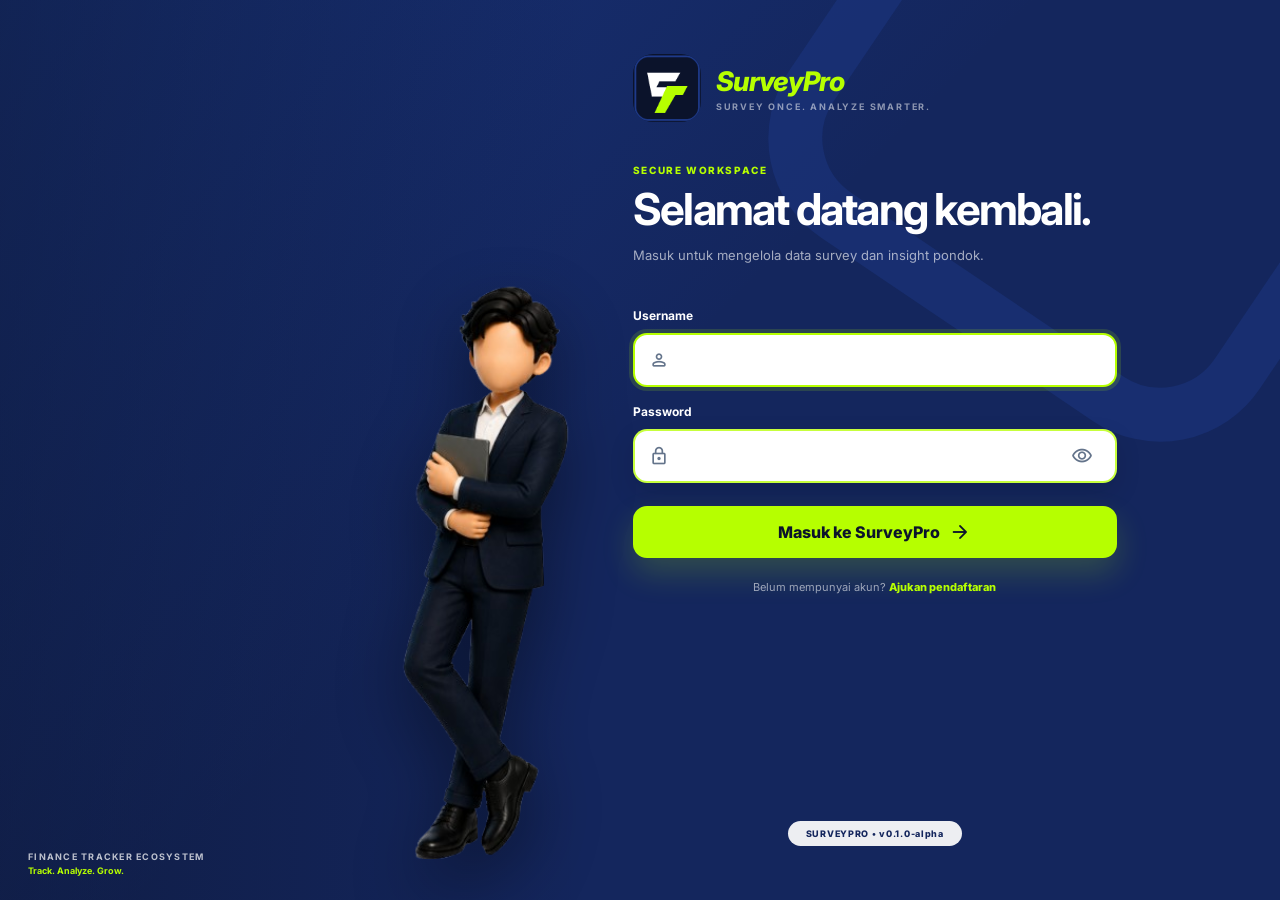
<file: index.html>
<!DOCTYPE html>
<html lang="id">
<head>
  <meta name="viewport" content="width=device-width, initial-scale=1, viewport-fit=cover">
  <title>SurveyPro</title>
  <link rel="icon" type="image/png" sizes="192x192" href="./icons/icon-192.png?v=6">
  <link rel="shortcut icon" href="./icons/icon-192.png?v=6">
  <link rel="manifest" href="./manifest.json">
  <link rel="apple-touch-icon" href="./icons/icon-180.png">

  <meta charset="UTF-8">

  <meta
    name="theme-color"
    content="#0B132B"
  >

  <meta name="apple-mobile-web-app-capable" content="yes">
  <meta name="apple-mobile-web-app-status-bar-style" content="black-translucent">

  <meta
    name="description"
    content="SurveyPro — Survey Once. Analyze Smarter."
  >

  <link
    rel="preconnect"
    href="https://fonts.googleapis.com"
  >

  <link
    rel="preconnect"
    href="https://fonts.gstatic.com"
    crossorigin
  >

  <link
    rel="stylesheet"
    href="https://fonts.googleapis.com/css2?family=Inter:wght@400;500;600;700;800&family=Material+Symbols+Rounded:opsz,wght,FILL,GRAD@20..48,400,0,0"
  >

  <link rel="stylesheet" href="./assets/css/app.css?v=6">
  <link rel="stylesheet" href="./assets/css/pondok.css?v=6">
  <link rel="stylesheet" href="./assets/css/survey.css?v=6">
  <link rel="stylesheet" href="./assets/css/insight.css?v=6">
  <link rel="stylesheet" href="./assets/css/settings.css?v=6">
  <link rel="stylesheet" href="./assets/css/auth.css?v=6">
  <link rel="stylesheet" href="./assets/css/users.css?v=6">
</head>

<body>
  <section class="ftsp-auth" id="authScreen" aria-labelledby="authTitle">
    <div class="ftsp-auth__shell">
      <div class="ftsp-auth__panel">
        <div class="ftsp-auth__character" aria-hidden="true">
          <img src="./assets/images/auth-character.png" alt="">
        </div>

        <div class="ftsp-auth__ecosystem">
          <strong>FINANCE TRACKER ECOSYSTEM</strong>
          <span>Track. Analyze. Grow.</span>
        </div>

        <main class="ftsp-auth__content">
          <div class="ftsp-auth__brand">
            <img src="./icons/icon-192.png" alt="Logo SurveyPro">
            <div>
              <strong>SurveyPro</strong>
              <small>Survey Once. Analyze Smarter.</small>
            </div>
          </div>

          <div class="ftsp-auth__heading">
            <p>SECURE WORKSPACE</p>
            <h1 id="authTitle">Selamat datang kembali.</h1>
            <span>Masuk untuk mengelola data survey dan insight pondok.</span>
          </div>

          <form class="ftsp-auth__form" id="authForm">
            <label for="authUsername">Username</label>
            <div class="ftsp-auth__control">
              <span class="material-symbols-rounded" aria-hidden="true">person</span>
              <input id="authUsername" name="username" type="text" autocomplete="username" autocapitalize="none" spellcheck="false" required>
            </div>

            <label for="authPassword">Password</label>
            <div class="ftsp-auth__control">
              <span class="material-symbols-rounded" aria-hidden="true">lock</span>
              <input id="authPassword" name="password" type="password" autocomplete="current-password" required>
              <button type="button" id="authTogglePassword" aria-label="Tampilkan password">
                <span class="material-symbols-rounded" aria-hidden="true">visibility</span>
              </button>
            </div>

            <p class="ftsp-auth__error" id="authError" role="alert" hidden></p>

            <button class="ftsp-auth__submit" id="authSubmit" type="submit">
              <span id="authSubmitLabel">Masuk ke SurveyPro</span>
              <span class="material-symbols-rounded" aria-hidden="true">arrow_forward</span>
            </button>
          </form>

          <p class="ftsp-auth__help">
            Belum mempunyai akun?
            <button type="button" id="openRegistration">Ajukan pendaftaran</button>
          </p>

          <div class="ftsp-auth__version">SURVEYPRO • v0.1.0-alpha</div>
        </main>
      </div>
    </div>

    <div class="ftsp-register" id="registrationModal" hidden>
      <button class="ftsp-register__backdrop" type="button" data-registration-close aria-label="Tutup pendaftaran"></button>

      <section class="ftsp-register__card" role="dialog" aria-modal="true" aria-labelledby="registrationTitle">
        <header>
          <div>
            <span>PENDAFTARAN AKUN</span>
            <h2 id="registrationTitle">Buat akses SurveyPro</h2>
          </div>
          <button type="button" data-registration-close aria-label="Tutup">
            <span class="material-symbols-rounded" aria-hidden="true">close</span>
          </button>
        </header>

        <form id="registrationForm">
          <div class="ftsp-register__type">
            <label>
              <input type="radio" name="applicantType" value="PERSONAL" checked>
              <span><b>Perorangan</b><small>Akun untuk pengguna individu</small></span>
            </label>
            <label>
              <input type="radio" name="applicantType" value="INSTITUTION">
              <span><b>Lembaga</b><small>Akun mewakili institusi</small></span>
            </label>
          </div>

          <div class="ftsp-register__grid">
            <label class="is-full">
              <span>Nama lengkap / nama lembaga *</span>
              <input name="name" type="text" maxlength="80" required>
            </label>
            <label>
              <span>Username *</span>
              <input name="username" type="text" minlength="3" maxlength="30" autocomplete="username" autocapitalize="none" required>
            </label>
            <label>
              <span>Password *</span>
              <input name="password" type="password" minlength="8" autocomplete="new-password" required>
            </label>
            <label>
              <span>Nomor HP <small>(opsional)</small></span>
              <input name="phone" type="tel" inputmode="tel">
            </label>
            <label>
              <span>Email <small>(opsional)</small></span>
              <input name="email" type="email" autocomplete="email">
            </label>
          </div>

          <p class="ftsp-register__message" id="registrationMessage" role="status" hidden></p>

          <button class="ftsp-register__submit" id="registrationSubmit" type="submit">
            <span id="registrationSubmitLabel">Kirim Pendaftaran</span>
            <span class="material-symbols-rounded" aria-hidden="true">send</span>
          </button>
        </form>

        <div class="ftsp-register__success" id="registrationSuccess" hidden>
          <span class="material-symbols-rounded" aria-hidden="true">mark_email_read</span>
          <h3>Pendaftaran berhasil dikirim</h3>
          <p>
            Data Anda sudah diterima dan sedang menunggu pemeriksaan Administrator.
            Silakan kembali login setelah akun disetujui dan diaktifkan.
          </p>
          <button type="button" id="registrationDone">Kembali ke Login</button>
        </div>
      </section>
    </div>
  </section>

  <div
    class="ftsp-loader"
    id="pageLoader"
    hidden
    aria-live="polite"
    aria-label="Memuat aplikasi"
  >
    <div class="ftsp-loader__brand">
      <div class="ftsp-loader__mark">
        <span>FT</span>
      </div>

      <div>
        <strong>SurveyPro</strong>
        <small>
          Survey Once. Analyze Smarter.
        </small>
      </div>
    </div>

    <div
      class="ftsp-loader__bar"
      aria-hidden="true"
    >
      <span></span>
    </div>
  </div>

  <div
    class="ftsp-app"
    id="app"
    hidden
  >
    <aside
      class="ftsp-sidebar"
      id="sidebar"
    >
      <div class="ftsp-brand">
        <div class="ftsp-brand__mark">
          <span>FT</span>
        </div>

        <div class="ftsp-brand__text">
          <strong>
            SurveyPro
          </strong>

          <span>
            Finance Tracker
          </span>
        </div>
      </div>

      <nav
        class="ftsp-nav"
        aria-label="Navigasi utama"
      >
        <button
          class="ftsp-nav__item is-active"
          type="button"
          data-route="dashboard"
        >
          <span
            class="material-symbols-rounded"
            aria-hidden="true"
          >
            dashboard
          </span>

          <span>Dashboard</span>
        </button>

        <button
          class="ftsp-nav__item"
          type="button"
          data-route="survey"
        >
          <span
            class="material-symbols-rounded"
            aria-hidden="true"
          >
            assignment
          </span>

          <span>Survey</span>
        </button>

        <button
          class="ftsp-nav__item"
          type="button"
          data-route="pondok"
        >
          <span
            class="material-symbols-rounded"
            aria-hidden="true"
          >
            domain
          </span>

          <span>Data Pondok</span>
        </button>

        <button
          class="ftsp-nav__item"
          type="button"
          data-route="insight"
        >
          <span
            class="material-symbols-rounded"
            aria-hidden="true"
          >
            analytics
          </span>

          <span>Insight</span>
        </button>

        <button
          class="ftsp-nav__item"
          type="button"
          data-route="settings"
        >
          <span
            class="material-symbols-rounded"
            aria-hidden="true"
          >
            settings
          </span>

          <span>Pengaturan</span>
        </button>
      </nav>

      <div class="ftsp-sidebar__footer">
        <span>
          SurveyPro
        </span>

        <small>
          v0.1.0-alpha
        </small>
      </div>
    </aside>

    <div class="ftsp-main">
      <header class="ftsp-topbar">
        <div class="ftsp-topbar__title">
          <p id="pageEyebrow">
            Ringkasan
          </p>

          <h1 id="pageTitle">
            Dashboard
          </h1>
        </div>

        <div class="ftsp-topbar__actions">
          <button
            class="ftsp-icon-btn ftsp-admin-only"
            id="adminMenuButton"
            type="button"
            aria-label="Buka menu admin"
            title="Menu admin"
          >
            <span class="material-symbols-rounded" aria-hidden="true">menu</span>
          </button>

          <button
            class="ftsp-icon-btn"
            id="logoutButton"
            type="button"
            aria-label="Keluar dari aplikasi"
            title="Logout"
          >
            <span class="material-symbols-rounded" aria-hidden="true">logout</span>
          </button>

          <button
            class="ftsp-icon-btn"
            id="refreshButton"
            type="button"
            aria-label="Muat ulang data"
            title="Muat ulang"
          >
            <span
              class="material-symbols-rounded"
              aria-hidden="true"
            >
              refresh
            </span>
          </button>

          <button
            class="ftsp-primary-btn"
            id="quickAddButton"
            type="button"
          >
            <span
              class="material-symbols-rounded"
              aria-hidden="true"
            >
              add
            </span>

            <span>
              Survey Baru
            </span>
          </button>
        </div>
      </header>

      <main
        class="ftsp-content"
        id="pageContent"
      >
        <section
          class="ftsp-page is-active"
          data-page="dashboard"
        >
          <div class="ftsp-hero">
            <div class="ftsp-hero__content">
              <p class="ftsp-hero__eyebrow">
                SurveyPro
              </p>

              <h2>
                Data sederhana.
                Analisis lebih terarah.
              </h2>

              <p>
                Kumpulkan data PSB dan SPP pondok,
                lalu gunakan hasilnya sebagai dasar
                pemetaan tarif dan kebijakan.
              </p>

              <button
                class="ftsp-accent-btn"
                type="button"
                data-action="open-survey"
              >
                <span
                  class="material-symbols-rounded"
                  aria-hidden="true"
                >
                  add_notes
                </span>

                <span>
                  Mulai Survey
                </span>
              </button>
            </div>

            <div
              class="ftsp-hero__visual"
              aria-hidden="true"
            >
              <span
                class="material-symbols-rounded"
              >
                monitoring
              </span>
            </div>
          </div>

          <div class="ftsp-kpi-grid">
            <article class="ftsp-kpi-card">
              <div class="ftsp-kpi-card__head">
                <span class="ftsp-kpi-card__icon">
                  <span
                    class="material-symbols-rounded"
                    aria-hidden="true"
                  >
                    domain
                  </span>
                </span>

                <span class="ftsp-kpi-card__label">
                  Total Pondok
                </span>
              </div>

              <strong
                class="ftsp-kpi-card__value"
                id="totalPondok"
              >
                0
              </strong>

              <small>
                Pondok terdaftar
              </small>
            </article>

            <article class="ftsp-kpi-card">
              <div class="ftsp-kpi-card__head">
                <span class="ftsp-kpi-card__icon">
                  <span
                    class="material-symbols-rounded"
                    aria-hidden="true"
                  >
                    assignment
                  </span>
                </span>

                <span class="ftsp-kpi-card__label">
                  Total Survey
                </span>
              </div>

              <strong
                class="ftsp-kpi-card__value"
                id="totalSurvey"
              >
                0
              </strong>

              <small>
                Data tarif tersimpan
              </small>
            </article>

            <article class="ftsp-kpi-card">
              <div class="ftsp-kpi-card__head">
                <span class="ftsp-kpi-card__icon">
                  <span
                    class="material-symbols-rounded"
                    aria-hidden="true"
                  >
                    verified
                  </span>
                </span>

                <span class="ftsp-kpi-card__label">
                  Terverifikasi
                </span>
              </div>

              <strong
                class="ftsp-kpi-card__value"
                id="verifiedSurvey"
              >
                0
              </strong>

              <small>
                Data siap dianalisis
              </small>
            </article>

            <article class="ftsp-kpi-card">
              <div class="ftsp-kpi-card__head">
                <span class="ftsp-kpi-card__icon">
                  <span
                    class="material-symbols-rounded"
                    aria-hidden="true"
                  >
                    map
                  </span>
                </span>

                <span class="ftsp-kpi-card__label">
                  Wilayah
                </span>
              </div>

              <strong
                class="ftsp-kpi-card__value"
                id="totalRegion"
              >
                0
              </strong>

              <small>
                Area survey aktif
              </small>
            </article>
          </div>

          <div class="ftsp-dashboard-grid">
            <section class="ftsp-panel">
              <div class="ftsp-panel__head">
                <div>
                  <p class="ftsp-panel__eyebrow">
                    Aktivitas
                  </p>

                  <h3>
                    Status Pengumpulan Data
                  </h3>
                </div>

                <button
                  class="ftsp-text-btn"
                  type="button"
                  data-route-target="survey"
                >
                  Lihat Survey
                </button>
              </div>

              <div
                  class="ftsp-activity-list"
                  id="dashboardActivityList"
                  hidden
                ></div>

              <div
                    class="ftsp-empty-state"
                    id="dashboardActivityEmpty"
                  >
                    <span
                      class="material-symbols-rounded"
                      aria-hidden="true"
                    >
                      data_exploration
                    </span>

                    <strong>
                      Belum ada aktivitas
                    </strong>

                    <p>
                      Aktivitas terbaru akan muncul setelah
                      pondok atau survey disimpan.
                    </p>
              </div>
            </section>

            <section class="ftsp-panel">
              <div class="ftsp-panel__head">
                <div>
                  <p class="ftsp-panel__eyebrow">
                    Sistem
                  </p>

                  <h3>
                    Informasi Aplikasi
                  </h3>
                </div>
              </div>

              <dl class="ftsp-info-list">
                <div>
                  <dt>Status</dt>
                  <dd>
                    <span class="ftsp-status">
                      Development
                    </span>
                  </dd>
                </div>

                <div>
                  <dt>Versi</dt>
                  <dd>
                    0.1.0-alpha
                  </dd>
                </div>

                <div>
                  <dt>Pembaruan terakhir</dt>
                  <dd id="lastUpdate">
                    Belum tersedia
                  </dd>
                </div>

                <div>
                  <dt>Ikon antarmuka</dt>
                  <dd>
                    Material Symbols Rounded
                  </dd>
                </div>
              </dl>
            </section>
          </div>
        </section>

        <section
          class="ftsp-page"
          data-page="survey"
        >
          <div class="ftsp-placeholder-page">
            <span
              class="material-symbols-rounded"
              aria-hidden="true"
            >
              assignment
            </span>

            <h2>
              Survey
            </h2>

            <p>
              Form input survey akan dibangun
              pada fase berikutnya.
            </p>
          </div>
        </section>

        <section
          class="ftsp-page"
          data-page="pondok"
        >
          <div class="ftsp-placeholder-page">
            <span
              class="material-symbols-rounded"
              aria-hidden="true"
            >
              domain
            </span>

            <h2>
              Data Pondok
            </h2>

            <p>
              Master pondok dan lokasi Google Maps
              akan ditampilkan di halaman ini.
            </p>
          </div>
        </section>

        <section
          class="ftsp-page"
          data-page="insight"
        >
          <div class="ftsp-placeholder-page">
            <span
              class="material-symbols-rounded"
              aria-hidden="true"
            >
              analytics
            </span>

            <h2>
              Insight
            </h2>

            <p>
              Median, rata-rata, ranking, dan
              analisis tarif akan tersedia di sini.
            </p>
          </div>
        </section>

        <section
          class="ftsp-page"
          data-page="users"
        ></section>

        <section
          class="ftsp-page"
          data-page="settings"
        >
          <div class="ftsp-placeholder-page">
            <span
              class="material-symbols-rounded"
              aria-hidden="true"
            >
              settings
            </span>

            <h2>
              Pengaturan
            </h2>

            <p>
              Pengaturan aplikasi dan referensi
              wilayah akan dikelola di halaman ini.
            </p>
          </div>
        </section>
      </main>
    </div>

    <nav
      class="ftsp-bottom-nav"
      aria-label="Navigasi mobile"
    >
      <button
        class="ftsp-bottom-nav__item is-active"
        type="button"
        data-route="dashboard"
      >
        <span
          class="material-symbols-rounded"
          aria-hidden="true"
        >
          dashboard
        </span>

        <span>Dashboard</span>
      </button>

      <button
        class="ftsp-bottom-nav__item"
        type="button"
        data-route="survey"
      >
        <span
          class="material-symbols-rounded"
          aria-hidden="true"
        >
          assignment
        </span>

        <span>Survey</span>
      </button>

      <button
        class="ftsp-bottom-nav__item"
        type="button"
        data-route="pondok"
      >
        <span
          class="material-symbols-rounded"
          aria-hidden="true"
        >
          domain
        </span>

        <span>Pondok</span>
      </button>

      <button
        class="ftsp-bottom-nav__item"
        type="button"
        data-route="insight"
      >
        <span
          class="material-symbols-rounded"
          aria-hidden="true"
        >
          analytics
        </span>

        <span>Insight</span>
      </button>

      <button
        class="ftsp-bottom-nav__item"
        type="button"
        data-route="settings"
      >
        <span
          class="material-symbols-rounded"
          aria-hidden="true"
        >
          settings
        </span>

        <span>Setting</span>
      </button>

      <button
        class="ftsp-bottom-nav__diamond ftsp-admin-only"
        id="mobileAdminMenuButton"
        type="button"
        aria-label="Buka menu admin"
      >
        <span class="material-symbols-rounded" aria-hidden="true">admin_panel_settings</span>
      </button>
    </nav>
  </div>

  <div class="ftsp-admin-drawer" id="adminDrawer" hidden>
    <button class="ftsp-admin-drawer__backdrop" type="button" data-admin-close aria-label="Tutup menu admin"></button>
    <aside>
      <header>
        <div>
          <span>ADMINISTRATOR</span>
          <strong>Menu Pengelolaan</strong>
        </div>
        <button type="button" data-admin-close aria-label="Tutup">
          <span class="material-symbols-rounded" aria-hidden="true">close</span>
        </button>
      </header>
      <button type="button" data-admin-route="users">
        <span class="material-symbols-rounded" aria-hidden="true">manage_accounts</span>
        <span><b>Manajemen Akun</b><small>Verifikasi pendaftar dan kelola pengguna</small></span>
      </button>
      <button type="button" data-admin-route="settings">
        <span class="material-symbols-rounded" aria-hidden="true">settings</span>
        <span><b>Pengaturan</b><small>Konfigurasi aplikasi SurveyPro</small></span>
      </button>
    </aside>
  </div>

  <div class="ftsp-confirm" id="logoutModal" hidden>
    <button class="ftsp-confirm__backdrop" type="button" data-logout-cancel aria-label="Batalkan logout"></button>
    <section role="alertdialog" aria-modal="true" aria-labelledby="logoutTitle">
      <span class="material-symbols-rounded" aria-hidden="true">logout</span>
      <h2 id="logoutTitle">Keluar dari SurveyPro?</h2>
      <p>Session pada perangkat ini akan diakhiri. Anda perlu login kembali untuk membuka aplikasi.</p>
      <div>
        <button type="button" data-logout-cancel>Batal</button>
        <button type="button" id="confirmLogoutButton">Ya, Keluar</button>
      </div>
    </section>
  </div>

  <div
    class="ftsp-toast"
    id="toast"
    role="status"
    aria-live="polite"
  >
    <span
      class="material-symbols-rounded"
      id="toastIcon"
      aria-hidden="true"
    >
      check_circle
    </span>

    <span id="toastMessage"></span>
  </div>


<template id="FTSPPondokTemplate">
  <section
    class="ftsp-pondok"
    data-ftsp-pondok-root
  >
    <header class="ftsp-pondok__header">
      <div>
        <p class="ftsp-pondok__eyebrow">
          Database Survey
        </p>

        <h1 class="ftsp-pondok__title">
          Master Pondok
        </h1>

        <p class="ftsp-pondok__subtitle">
          Kelola identitas pondok yang menjadi
          sumber data survei PSB, SPP, dan biaya
          pendidikan.
        </p>
      </div>

      <button
        class="
          ftsp-pondok__button
          ftsp-pondok__button--primary
        "
        type="button"
        data-ftsp-pondok-add
      >
        <span
          class="
            material-symbols-rounded
            ftsp-pondok__button-icon
          "
        >
          add
        </span>

        <span>Tambah Pondok</span>
      </button>
    </header>

    <div class="ftsp-pondok__summary">
      <article class="ftsp-pondok__summary-card">
        <div class="ftsp-pondok__summary-icon">
          <span class="material-symbols-rounded">
            domain
          </span>
        </div>

        <p
          class="ftsp-pondok__summary-value"
          data-ftsp-summary-total
        >
          0
        </p>

        <p class="ftsp-pondok__summary-label">
          Total Pondok
        </p>
      </article>

      <article class="ftsp-pondok__summary-card">
        <div class="ftsp-pondok__summary-icon">
          <span class="material-symbols-rounded">
            verified
          </span>
        </div>

        <p
          class="ftsp-pondok__summary-value"
          data-ftsp-summary-active
        >
          0
        </p>

        <p class="ftsp-pondok__summary-label">
          Pondok Aktif
        </p>
      </article>

      <article class="ftsp-pondok__summary-card">
        <div class="ftsp-pondok__summary-icon">
          <span class="material-symbols-rounded">
            map
          </span>
        </div>

        <p
          class="ftsp-pondok__summary-value"
          data-ftsp-summary-region
        >
          0
        </p>

        <p class="ftsp-pondok__summary-label">
          Wilayah
        </p>
      </article>

      <article class="ftsp-pondok__summary-card">
        <div class="ftsp-pondok__summary-icon">
          <span class="material-symbols-rounded">
            location_city
          </span>
        </div>

        <p
          class="ftsp-pondok__summary-value"
          data-ftsp-summary-city
        >
          0
        </p>

        <p class="ftsp-pondok__summary-label">
          Kabupaten/Kota
        </p>
      </article>
    </div>

    <div class="ftsp-pondok__toolbar">
      <div class="ftsp-pondok__search">
        <span
          class="
            material-symbols-rounded
            ftsp-pondok__search-icon
          "
        >
          search
        </span>

        <input
          class="ftsp-pondok__control"
          type="search"
          placeholder="Cari nama, lokasi, atau jenjang..."
          autocomplete="off"
          data-ftsp-pondok-search
        >
      </div>

      <select
        class="ftsp-pondok__control"
        data-ftsp-filter-province
      >
        <option value="">Semua provinsi</option>
      </select>

      <select
        class="ftsp-pondok__control"
        data-ftsp-filter-level
      >
        <option value="">Semua jenjang</option>
      </select>

      <select
        class="ftsp-pondok__control"
        data-ftsp-filter-status
      >
        <option value="">Semua status</option>
        <option value="ACTIVE">Aktif</option>
        <option value="INACTIVE">
          Tidak Aktif
        </option>
      </select>

      <button
        class="
          ftsp-pondok__button
          ftsp-pondok__button--neutral
        "
        type="button"
        data-ftsp-pondok-refresh
        title="Muat ulang"
      >
        <span class="material-symbols-rounded">
          refresh
        </span>
      </button>
    </div>

    <section class="ftsp-pondok__content">
      <header class="ftsp-pondok__content-header">
        <h2 class="ftsp-pondok__content-title">
          Daftar Pondok
        </h2>

        <span
          class="ftsp-pondok__result-count"
          data-ftsp-pondok-count
        >
          0 data
        </span>
      </header>

      <div
        class="ftsp-pondok__loading"
        data-ftsp-pondok-loading
      >
        <div>
          <div class="ftsp-pondok__spinner"></div>
          <div>Memuat data pondok...</div>
        </div>
      </div>

      <div
        class="ftsp-pondok__empty"
        data-ftsp-pondok-empty
        hidden
      >
        <div>
          <div class="ftsp-pondok__empty-icon">
            <span class="material-symbols-rounded">
              domain_disabled
            </span>
          </div>

          <h3 class="ftsp-pondok__empty-title">
            Belum ada data pondok
          </h3>

          <p class="ftsp-pondok__empty-text">
            Tambahkan pondok pertama untuk mulai
            mencatat data survei pendidikan.
          </p>
        </div>
      </div>

      <div
        class="ftsp-pondok__table-wrap"
        data-ftsp-pondok-table-wrap
        hidden
      >
        <table class="ftsp-pondok__table">
          <thead>
            <tr>
              <th>Pondok</th>
              <th>Lokasi</th>
              <th>Jenjang</th>
              <th>Status</th>
              <th>Diperbarui</th>
              <th></th>
            </tr>
          </thead>

          <tbody data-ftsp-pondok-body></tbody>
        </table>
      </div>
    </section>
  </section>
</template>

<div
  class="ftsp-pondok-drawer"
  data-ftsp-pondok-drawer
  hidden
>
  <button
    class="ftsp-pondok-drawer__backdrop"
    type="button"
    aria-label="Tutup form"
    data-ftsp-pondok-close
  ></button>

  <section class="ftsp-pondok-drawer__panel">
    <header class="ftsp-pondok-drawer__header">
      <div>
        <h2
          class="ftsp-pondok-drawer__title"
          data-ftsp-pondok-form-title
        >
          Tambah Pondok
        </h2>

        <p class="ftsp-pondok-drawer__subtitle">
          Isi identitas pondok secara lengkap.
        </p>
      </div>

      <button
        class="ftsp-pondok-drawer__close"
        type="button"
        data-ftsp-pondok-close
        aria-label="Tutup"
      >
        <span class="material-symbols-rounded">
          close
        </span>
      </button>
    </header>

    <div class="ftsp-pondok-drawer__body">
      <form
        class="ftsp-pondok-form"
        data-ftsp-pondok-form
        novalidate
      >
        <input
          type="hidden"
          name="pondokId"
        >

        <div
          class="
            ftsp-pondok-form__field
            ftsp-pondok-form__field--full
          "
        >
          <label class="ftsp-pondok-form__label">
            Nama pondok
            <span class="ftsp-pondok-form__required">
              *
            </span>
          </label>

          <input
            class="ftsp-pondok__control"
            name="namaPondok"
            type="text"
            maxlength="180"
            placeholder="Contoh: Pondok Pesantren Riyadhussholihiin"
          >

          <span
            class="ftsp-pondok-form__error"
            data-error-for="nama_pondok"
          ></span>
        </div>

        <div class="ftsp-pondok-form__field">
          <label class="ftsp-pondok-form__label">
            Nama singkat
          </label>

          <input
            class="ftsp-pondok__control"
            name="namaSingkat"
            type="text"
            maxlength="80"
            placeholder="Contoh: Riyadh"
          >
        </div>

        <div class="ftsp-pondok-form__field">
          <label class="ftsp-pondok-form__label">
            Wilayah
          </label>

          <input
            class="ftsp-pondok__control"
            name="wilayah"
            type="text"
            maxlength="100"
            placeholder="Contoh: Pandeglang"
          >
        </div>

        <div class="ftsp-pondok-form__field">
          <label class="ftsp-pondok-form__label">
            Provinsi
            <span class="ftsp-pondok-form__required">
              *
            </span>
          </label>

          <input
            class="ftsp-pondok__control"
            name="provinsi"
            type="text"
            maxlength="100"
            placeholder="Contoh: Banten"
          >

          <span
            class="ftsp-pondok-form__error"
            data-error-for="provinsi"
          ></span>
        </div>

        <div class="ftsp-pondok-form__field">
          <label class="ftsp-pondok-form__label">
            Kabupaten/Kota
            <span class="ftsp-pondok-form__required">
              *
            </span>
          </label>

          <input
            class="ftsp-pondok__control"
            name="kabupatenKota"
            type="text"
            maxlength="120"
            placeholder="Contoh: Kabupaten Pandeglang"
          >

          <span
            class="ftsp-pondok-form__error"
            data-error-for="kabupaten_kota"
          ></span>
        </div>

        <div
          class="
            ftsp-pondok-form__field
            ftsp-pondok-form__field--full
          "
        >
          <label class="ftsp-pondok-form__label">
            Alamat
          </label>

          <textarea
            class="ftsp-pondok__control"
            name="alamat"
            maxlength="500"
            placeholder="Alamat lengkap pondok"
          ></textarea>
        </div>

        <div
          class="
            ftsp-pondok-form__field
            ftsp-pondok-form__field--full
          "
        >
          <label class="ftsp-pondok-form__label">
            Jenjang
            <span class="ftsp-pondok-form__required">
              *
            </span>
          </label>

          <div
            class="ftsp-pondok-form__jenjang"
            data-ftsp-pondok-levels
          ></div>

          <span
            class="ftsp-pondok-form__error"
            data-error-for="jenjang"
          ></span>
        </div>

        <div
          class="
            ftsp-pondok-form__field
            ftsp-pondok-form__field--full
          "
        >
          <label class="ftsp-pondok-form__label">
            Google Maps URL
          </label>

          <input
            class="ftsp-pondok__control"
            name="mapsUrl"
            type="url"
            maxlength="500"
            placeholder="https://maps.app.goo.gl/..."
          >

          <span
            class="ftsp-pondok-form__error"
            data-error-for="maps_url"
          ></span>

          <span class="ftsp-pondok-form__help">
            Tempel tautan lokasi dari Google Maps.
          </span>
        </div>

        <div class="ftsp-pondok-form__field">
          <label class="ftsp-pondok-form__label">
            Latitude
          </label>

          <input
            class="ftsp-pondok__control"
            name="latitude"
            type="text"
            inputmode="decimal"
            placeholder="-6.308..."
          >

          <span
            class="ftsp-pondok-form__error"
            data-error-for="latitude"
          ></span>
        </div>

        <div class="ftsp-pondok-form__field">
          <label class="ftsp-pondok-form__label">
            Longitude
          </label>

          <input
            class="ftsp-pondok__control"
            name="longitude"
            type="text"
            inputmode="decimal"
            placeholder="106.103..."
          >

          <span
            class="ftsp-pondok-form__error"
            data-error-for="longitude"
          ></span>
        </div>

        <div class="ftsp-pondok-form__field">
          <label class="ftsp-pondok-form__label">
            Status
          </label>

          <select
            class="ftsp-pondok__control"
            name="status"
          >
            <option value="ACTIVE">Aktif</option>
            <option value="INACTIVE">
              Tidak Aktif
            </option>
          </select>
        </div>
      </form>
    </div>

    <footer class="ftsp-pondok-drawer__footer">
      <button
        class="
          ftsp-pondok__button
          ftsp-pondok__button--neutral
        "
        type="button"
        data-ftsp-pondok-close
      >
        Batal
      </button>

      <button
        class="
          ftsp-pondok__button
          ftsp-pondok__button--primary
        "
        type="button"
        data-ftsp-pondok-save
      >
        <span
          class="
            material-symbols-rounded
            ftsp-pondok__button-icon
          "
        >
          save
        </span>

        <span class="ftsp-pondok__button-loader"></span>

        <span data-ftsp-save-label>
          Simpan Pondok
        </span>
      </button>
    </footer>
  </section>
</div>


<template id="FTSPSurveyTemplate">
  <section class="ftsp-survey" data-ftsp-survey-root>
    <header class="ftsp-survey__hero">
      <div class="ftsp-survey__hero-copy">
        <p class="ftsp-survey__eyebrow">
          Survey Workspace
        </p>

        <h1 class="ftsp-survey__title">
          Survey Biaya Pondok
        </h1>

        <p class="ftsp-survey__subtitle">
          Kelola biaya PSB, SPP bulanan, daftar ulang,
          sumber informasi, dan status verifikasi dalam
          satu workspace yang terstruktur.
        </p>
      </div>

      <div class="ftsp-survey__hero-actions">
        <button
          class="ftsp-survey__button ftsp-survey__button--neutral"
          type="button"
          data-ftsp-survey-export
        >
          <span class="material-symbols-rounded ftsp-survey__button-icon">
            picture_as_pdf
          </span>

          <span class="ftsp-survey__button-loader"></span>

          <span data-ftsp-survey-export-label>
            Export PDF
          </span>
        </button>

        <button
          class="ftsp-survey__button ftsp-survey__button--primary"
          type="button"
          data-ftsp-survey-add
        >
          <span class="material-symbols-rounded">
            add
          </span>

          <span>
            Survey Baru
          </span>
        </button>
      </div>
    </header>

    <div class="ftsp-survey__summary">
      <article class="ftsp-survey__summary-card">
        <span class="ftsp-survey__summary-label">Total Survey</span>
        <strong class="ftsp-survey__summary-value" data-ftsp-survey-total>0</strong>
      </article>

      <article class="ftsp-survey__summary-card">
        <span class="ftsp-survey__summary-label">Terverifikasi</span>
        <strong class="ftsp-survey__summary-value" data-ftsp-survey-verified>0</strong>
      </article>

      <article class="ftsp-survey__summary-card">
        <span class="ftsp-survey__summary-label">Rata-rata PSB</span>
        <strong class="ftsp-survey__summary-value" data-ftsp-survey-average-psb>Rp0</strong>
      </article>

      <article class="ftsp-survey__summary-card">
        <span class="ftsp-survey__summary-label">Rata-rata SPP</span>
        <strong class="ftsp-survey__summary-value" data-ftsp-survey-average-spp>Rp0</strong>
      </article>
    </div>

    <div class="ftsp-survey__toolbar">
      <div class="ftsp-survey__search">
        <span class="material-symbols-rounded">search</span>
        <input
          class="ftsp-survey__control"
          type="search"
          placeholder="Cari pondok, informan, sumber data..."
          data-ftsp-survey-search
        >
      </div>

      <select class="ftsp-survey__control" data-ftsp-survey-filter-pondok>
        <option value="">Semua pondok</option>
      </select>

      <select class="ftsp-survey__control" data-ftsp-survey-filter-year>
        <option value="">Semua tahun ajaran</option>
      </select>

      <select class="ftsp-survey__control" data-ftsp-survey-filter-status>
        <option value="">Semua status</option>
        <option value="DRAFT">Draft</option>
        <option value="REVIEW">Perlu Review</option>
        <option value="VERIFIED">Terverifikasi</option>
        <option value="REJECTED">Ditolak</option>
      </select>

      <button
        class="ftsp-survey__button ftsp-survey__button--neutral"
        type="button"
        title="Muat ulang"
        data-ftsp-survey-refresh
      >
        <span class="material-symbols-rounded">refresh</span>
      </button>
    </div>

    <section class="ftsp-survey__content">
      <header class="ftsp-survey__content-header">
        <h2 class="ftsp-survey__content-title">Daftar Survey</h2>
        <span class="ftsp-survey__count" data-ftsp-survey-count>0 data</span>
      </header>

      <div class="ftsp-survey__loading" data-ftsp-survey-loading>
        <div>
          <div class="ftsp-survey__spinner"></div>
          <div>Memuat data survey...</div>
        </div>
      </div>

      <div class="ftsp-survey__empty" data-ftsp-survey-empty hidden>
        <div>
          <span class="material-symbols-rounded" style="font-size:48px;color:#94a3b8">assignment</span>
          <h3>Belum ada data survey</h3>
          <p>Tambahkan survey pertama untuk mulai membangun analisis biaya pondok.</p>
        </div>
      </div>

      <div class="ftsp-survey__table-wrap" data-ftsp-survey-table-wrap hidden>
        <table class="ftsp-survey__table">
          <thead>
            <tr>
              <th>Pondok</th>
              <th>Tahun Ajaran</th>
              <th>Biaya PSB</th>
              <th>SPP/Bulan</th>
              <th>Daftar Ulang</th>
              <th>Status</th>
              <th>Tanggal Data</th>
              <th></th>
            </tr>
          </thead>
          <tbody data-ftsp-survey-body></tbody>
        </table>
      </div>
    </section>
  </section>
</template>

<div class="ftsp-survey-drawer" data-ftsp-survey-drawer hidden>
  <button
    class="ftsp-survey-drawer__backdrop"
    type="button"
    aria-label="Tutup form"
    data-ftsp-survey-close
  ></button>

  <section class="ftsp-survey-drawer__panel">
    <header class="ftsp-survey-drawer__header">
      <div>
        <h2 class="ftsp-survey-drawer__title" data-ftsp-survey-form-title>
          Survey Baru
        </h2>
        <p class="ftsp-survey-drawer__subtitle">
          Isi data berdasarkan informasi yang dapat dipertanggungjawabkan.
        </p>
      </div>

      <button
        class="ftsp-survey-drawer__close"
        type="button"
        data-ftsp-survey-close
      >
        <span class="material-symbols-rounded">close</span>
      </button>
    </header>

    <div class="ftsp-survey-drawer__body">
      <form class="ftsp-survey-form" data-ftsp-survey-form novalidate>
        <input type="hidden" name="surveyId">

        <div class="ftsp-survey-form__field ftsp-survey-form__field--full">
          <label class="ftsp-survey-form__label">
            Pondok <span class="ftsp-survey-form__required">*</span>
          </label>
          <select class="ftsp-survey__control" name="pondokId">
            <option value="">Pilih pondok</option>
          </select>
          <span class="ftsp-survey-form__error" data-survey-error-for="pondok_id"></span>
        </div>

        <div class="ftsp-survey-form__field">
          <label class="ftsp-survey-form__label">
            Tahun ajaran <span class="ftsp-survey-form__required">*</span>
          </label>
          <input
            class="ftsp-survey__control"
            name="tahunAjaran"
            type="text"
            list="ftspSurveyAcademicYears"
            placeholder="2026/2027"
          >
          <datalist id="ftspSurveyAcademicYears"></datalist>
          <span class="ftsp-survey-form__error" data-survey-error-for="tahun_ajaran"></span>
        </div>

        <div class="ftsp-survey-form__field">
          <label class="ftsp-survey-form__label">
            Tanggal data <span class="ftsp-survey-form__required">*</span>
          </label>
          <input class="ftsp-survey__control" name="tanggalData" type="date">
          <span class="ftsp-survey-form__error" data-survey-error-for="tanggal_data"></span>
        </div>

        <div class="ftsp-survey-form__field">
          <label class="ftsp-survey-form__label">
            Biaya PSB <span class="ftsp-survey-form__required">*</span>
          </label>
          <div class="ftsp-survey-form__money">
            <span>Rp</span>
            <input class="ftsp-survey__control" name="biayaPsb" type="text" inputmode="numeric" value="0">
          </div>
          <span class="ftsp-survey-form__error" data-survey-error-for="biaya_psb"></span>
        </div>

        <div class="ftsp-survey-form__field">
          <label class="ftsp-survey-form__label">
            SPP bulanan <span class="ftsp-survey-form__required">*</span>
          </label>
          <div class="ftsp-survey-form__money">
            <span>Rp</span>
            <input class="ftsp-survey__control" name="sppBulanan" type="text" inputmode="numeric" value="0">
          </div>
          <span class="ftsp-survey-form__error" data-survey-error-for="spp_bulanan"></span>
        </div>

        <div class="ftsp-survey-form__field">
          <label class="ftsp-survey-form__label">
            Biaya daftar ulang <span class="ftsp-survey-form__required">*</span>
          </label>
          <div class="ftsp-survey-form__money">
            <span>Rp</span>
            <input class="ftsp-survey__control" name="biayaDaftarUlang" type="text" inputmode="numeric" value="0">
          </div>
          <span class="ftsp-survey-form__error" data-survey-error-for="biaya_daftar_ulang"></span>
        </div>

        <div class="ftsp-survey-form__field">
          <label class="ftsp-survey-form__label">
            Sumber data <span class="ftsp-survey-form__required">*</span>
          </label>
          <select class="ftsp-survey__control" name="sumberData">
            <option value="">Pilih sumber data</option>
          </select>
          <span class="ftsp-survey-form__error" data-survey-error-for="sumber_data"></span>
        </div>

        <div class="ftsp-survey-form__field">
          <label class="ftsp-survey-form__label">Nama informan</label>
          <input class="ftsp-survey__control" name="namaInforman" type="text" maxlength="160">
        </div>

        <div class="ftsp-survey-form__field">
          <label class="ftsp-survey-form__label">Status verifikasi</label>
          <select class="ftsp-survey__control" name="statusVerifikasi">
            <option value="DRAFT">Draft</option>
            <option value="REVIEW">Perlu Review</option>
            <option value="VERIFIED">Terverifikasi</option>
            <option value="REJECTED">Ditolak</option>
          </select>
          <span class="ftsp-survey-form__error" data-survey-error-for="status_verifikasi"></span>
        </div>

        <div class="ftsp-survey-form__field ftsp-survey-form__field--full">
          <label class="ftsp-survey-form__label">Catatan</label>
          <textarea class="ftsp-survey__control" name="catatan" maxlength="1000"></textarea>
        </div>
      </form>
    </div>

    <footer class="ftsp-survey-drawer__footer">
      <button
        class="ftsp-survey__button ftsp-survey__button--neutral"
        type="button"
        data-ftsp-survey-close
      >
        Batal
      </button>

      <button
        class="ftsp-survey__button ftsp-survey__button--primary"
        type="button"
        data-ftsp-survey-save
      >
        <span class="material-symbols-rounded ftsp-survey__button-icon">save</span>
        <span class="ftsp-survey__button-loader"></span>
        <span data-ftsp-survey-save-label>Simpan Survey</span>
      </button>
    </footer>
  </section>
</div>

<div
  class="ftsp-survey-export-modal"
  data-ftsp-survey-export-modal
  hidden
>
  <button
    class="ftsp-survey-export-modal__backdrop"
    type="button"
    data-ftsp-survey-export-close
  ></button>

  <section class="ftsp-survey-export-modal__panel">
    <header class="ftsp-survey-export-modal__header">
      <div>
        <h3>
          Pengaturan Export PDF
        </h3>

        <p>
          Tentukan data dan urutan sebelum dokumen dibuat.
        </p>
      </div>

      <button
        class="ftsp-survey-export-modal__close"
        type="button"
        data-ftsp-survey-export-close
      >
        <span class="material-symbols-rounded">
          close
        </span>
      </button>
    </header>

    <div class="ftsp-survey-export-modal__body">
      <label class="ftsp-survey-export-modal__check">
        <input
          type="checkbox"
          data-ftsp-survey-export-latest-year
          checked
        >

        <span>
          <strong>
            Hanya tahun ajaran terbaru
          </strong>

          <span>
            Data tahun ajaran lama tidak dimasukkan ke PDF.
          </span>
        </span>
      </label>

      <div class="ftsp-survey-export-modal__option">
        <label for="ftspSurveyExportSort">
          Urutkan Data
        </label>

        <select
          class="ftsp-survey__control"
          id="ftspSurveyExportSort"
          data-ftsp-survey-export-sort
        >
          <option value="PSB_DESC">
            PSB terbesar
          </option>

          <option value="FIRST_YEAR_DESC">
            Biaya tahun pertama terbesar
          </option>

          <option value="PSB_ASC">
            PSB terkecil
          </option>

          <option value="UPDATED_DESC">
            Data terbaru
          </option>

          <option value="NAME_ASC">
            Nama pondok A-Z
          </option>
        </select>
      </div>
    </div>

    <footer class="ftsp-survey-export-modal__footer">
      <button
        class="ftsp-survey__button ftsp-survey__button--neutral"
        type="button"
        data-ftsp-survey-export-close
      >
        Batal
      </button>

      <button
        class="ftsp-survey__button ftsp-survey__button--primary"
        type="button"
        data-ftsp-survey-export-confirm
      >
        <span class="material-symbols-rounded">
          picture_as_pdf
        </span>

        Download PDF
      </button>
    </footer>
  </section>
</div>

  <script src="./assets/js/config.js?v=6"></script>
  <script src="./assets/js/api.js?v=6"></script>
  <script src="./assets/js/auth.js?v=6"></script>
  <script src="./assets/js/app.js?v=6"></script>
  <script src="./assets/js/pondok.js?v=6"></script>
  <script src="./assets/js/survey.js?v=6"></script>
  <script src="./assets/js/insight.js?v=6"></script>
  <script src="./assets/js/settings.js?v=6"></script>
  <script src="./assets/js/users.js?v=6"></script>
</body>
</html>
</file>
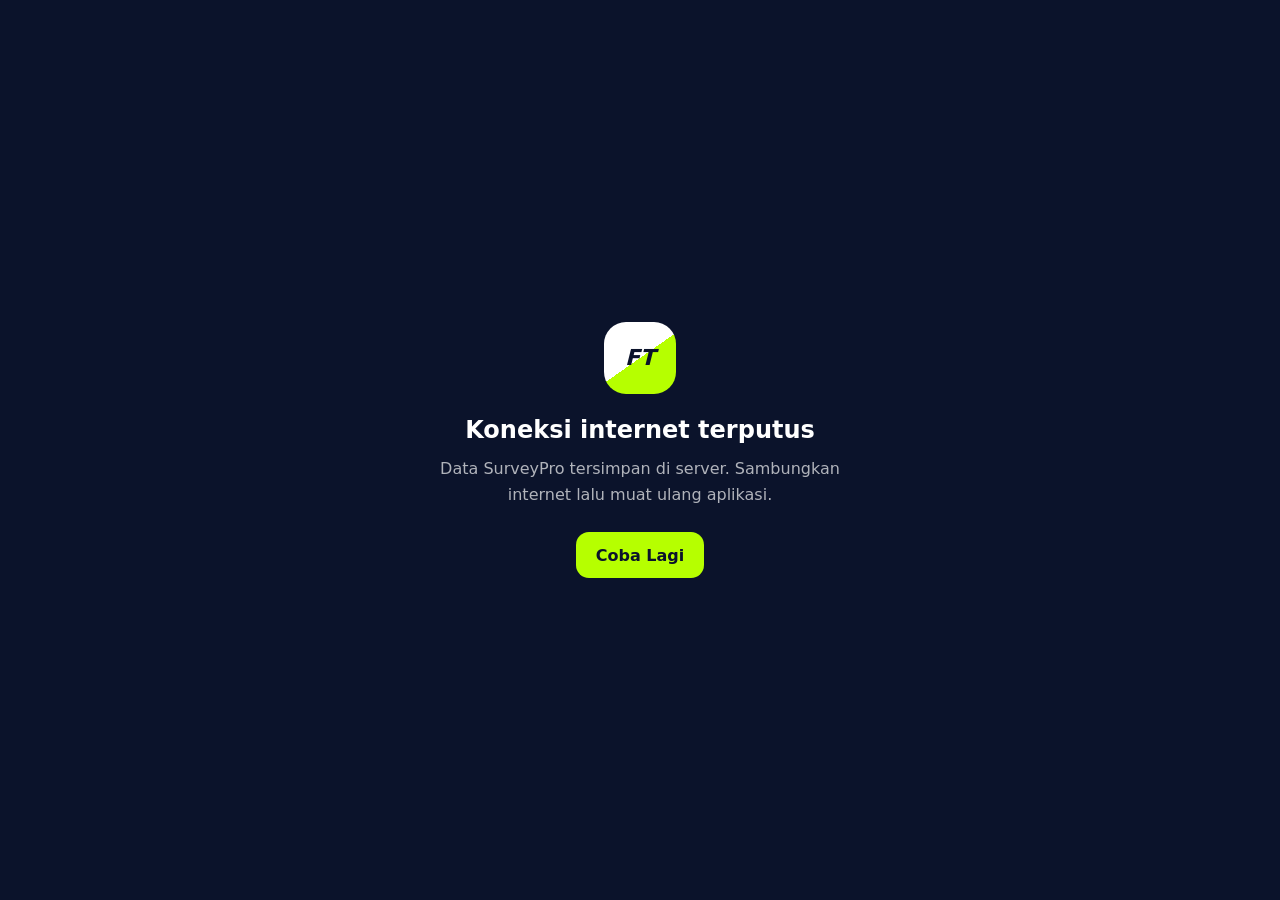
<file: offline.html>
<!DOCTYPE html>
<html lang="id">
<head>
  <meta charset="UTF-8">
  <meta name="viewport" content="width=device-width, initial-scale=1, viewport-fit=cover">
  <meta name="theme-color" content="#0B132B">
  <title>SurveyPro — Offline</title>
  <style>
    * { box-sizing: border-box; }
    body { margin: 0; min-height: 100vh; min-height: 100dvh; display: grid; place-items: center; padding: 24px; background: #0B132B; color: #fff; font-family: Inter, system-ui, sans-serif; text-align: center; }
    main { max-width: 420px; }
    .mark { display: grid; place-items: center; width: 72px; height: 72px; margin: 0 auto 22px; border-radius: 22px; background: linear-gradient(145deg, #fff 0 50%, #B6FF00 50%); color: #0B132B; font-size: 22px; font-style: italic; font-weight: 800; }
    h1 { margin: 0; font-size: 24px; }
    p { margin: 12px 0 24px; color: rgba(255,255,255,.68); line-height: 1.65; }
    button { min-height: 46px; padding: 0 20px; border: 0; border-radius: 13px; background: #B6FF00; color: #0B132B; font: inherit; font-weight: 800; cursor: pointer; }
  </style>
</head>
<body>
  <main>
    <div class="mark">FT</div>
    <h1>Koneksi internet terputus</h1>
    <p>Data SurveyPro tersimpan di server. Sambungkan internet lalu muat ulang aplikasi.</p>
    <button type="button" onclick="location.reload()">Coba Lagi</button>
  </main>
</body>
</html>
</file>
<file: assets/css/app.css>
:root {
    --ftsp-navy-950: #0b132b;
    --ftsp-navy-900: #101b3d;
    --ftsp-blue-700: #1e3a8a;
    --ftsp-blue-600: #2563eb;
    --ftsp-lime-400: #b6ff00;
    --ftsp-white: #ffffff;
    --ftsp-gray-950: #111827;
    --ftsp-gray-900: #1a1f2b;
    --ftsp-gray-700: #334155;
    --ftsp-gray-500: #64748b;
    --ftsp-gray-400: #94a3b8;
    --ftsp-gray-200: #e2e8f0;
    --ftsp-gray-100: #f1f5f9;
    --ftsp-gray-50: #f8fafc;

    --ftsp-success: #16a34a;
    --ftsp-warning: #d97706;
    --ftsp-danger: #dc2626;
    --ftsp-info: #0284c7;

    --ftsp-sidebar-width: 252px;
    --ftsp-topbar-height: 84px;
    --ftsp-bottom-nav-height: 72px;

    --ftsp-radius-sm: 8px;
    --ftsp-radius-md: 12px;
    --ftsp-radius-lg: 18px;
    --ftsp-radius-xl: 24px;

    --ftsp-shadow:
      0 12px 32px rgba(11, 19, 43, 0.08);

    --ftsp-shadow-lg:
      0 24px 60px rgba(11, 19, 43, 0.16);
  }

  * {
    box-sizing: border-box;
  }

  html {
    min-height: 100%;
    background: var(--ftsp-gray-50);
  }

  body {
    min-height: 100%;
    margin: 0;

    background: var(--ftsp-gray-50);
    color: var(--ftsp-gray-900);

    font-family:
      "Inter",
      system-ui,
      -apple-system,
      BlinkMacSystemFont,
      "Segoe UI",
      sans-serif;

    -webkit-font-smoothing: antialiased;
    text-rendering: optimizeLegibility;
  }

  button,
  input,
  select,
  textarea {
    font: inherit;
  }

  button {
    -webkit-tap-highlight-color: transparent;
  }

  [hidden] {
    display: none !important;
  }

  .material-symbols-rounded {
    font-size: 22px;
    line-height: 1;

    font-variation-settings:
      "FILL" 0,
      "wght" 400,
      "GRAD" 0,
      "opsz" 24;
  }

  /* ======================================================
     LOADER
     ====================================================== */

  .ftsp-loader {
    position: fixed;
    inset: 0;
    z-index: 9999;

    display: grid;
    place-content: center;
    gap: 24px;

    padding: 24px;

    background:
      radial-gradient(
        circle at 80% 10%,
        rgba(30, 58, 138, 0.45),
        transparent 32%
      ),
      linear-gradient(
        145deg,
        var(--ftsp-navy-950),
        #071021
      );

    color: var(--ftsp-white);
  }

  .ftsp-loader__brand {
    display: flex;
    align-items: center;
    gap: 14px;
  }

  .ftsp-loader__mark,
  .ftsp-brand__mark {
    display: grid;
    place-items: center;

    width: 50px;
    height: 50px;

    border-radius: 15px;

    background:
      linear-gradient(
        145deg,
        var(--ftsp-white) 0 50%,
        var(--ftsp-lime-400) 50% 100%
      );

    color: var(--ftsp-navy-950);

    font-size: 18px;
    font-style: italic;
    font-weight: 800;

    box-shadow:
      0 12px 30px
      rgba(182, 255, 0, 0.18);
  }

  .ftsp-loader__brand strong {
    display: block;

    font-size: 16px;
    letter-spacing: 0.04em;
  }

  .ftsp-loader__brand small {
    display: block;
    margin-top: 5px;

    color:
      rgba(255, 255, 255, 0.64);

    font-size: 11px;
  }

  .ftsp-loader__bar {
    overflow: hidden;

    width: min(320px, 78vw);
    height: 4px;

    border-radius: 999px;

    background:
      rgba(255, 255, 255, 0.12);
  }

  .ftsp-loader__bar span {
    display: block;

    width: 42%;
    height: 100%;

    border-radius: inherit;

    background: var(--ftsp-lime-400);

    animation:
      ftsp-loader-move
      1.1s ease-in-out infinite;
  }

  @keyframes ftsp-loader-move {
    0% {
      transform: translateX(-110%);
    }

    100% {
      transform: translateX(340%);
    }
  }

  /* ======================================================
     APP SHELL
     ====================================================== */

  .ftsp-app {
    min-height: 100vh;
    min-height: 100dvh;
  }

  .ftsp-sidebar {
    position: fixed;
    inset: 0 auto 0 0;
    z-index: 30;

    display: flex;
    flex-direction: column;

    width:
      var(--ftsp-sidebar-width);

    padding: 22px 16px;

    background:
      radial-gradient(
        circle at 120% -10%,
        rgba(30, 58, 138, 0.7),
        transparent 38%
      ),
      var(--ftsp-navy-950);

    color: var(--ftsp-white);

    box-shadow:
      10px 0 40px
      rgba(11, 19, 43, 0.12);
  }

  .ftsp-brand {
    display: flex;
    align-items: center;
    gap: 12px;

    padding: 2px 8px 26px;
  }

  .ftsp-brand__mark {
    width: 42px;
    height: 42px;

    border-radius: 13px;

    font-size: 15px;
  }

  .ftsp-brand__text strong {
    display: block;

    font-size: 15px;
    font-weight: 800;
  }

  .ftsp-brand__text span {
    display: block;
    margin-top: 3px;

    color:
      rgba(255, 255, 255, 0.52);

    font-size: 11px;
  }

  .ftsp-nav {
    display: grid;
    gap: 6px;
  }

  .ftsp-nav__item {
    display: flex;
    align-items: center;
    gap: 12px;

    min-height: 48px;
    padding: 0 14px;

    border: 0;
    border-radius: 13px;

    background: transparent;
    color:
      rgba(255, 255, 255, 0.67);

    cursor: pointer;

    font-size: 13px;
    font-weight: 600;
    text-align: left;

    transition:
      background-color 160ms ease,
      color 160ms ease,
      transform 160ms ease;
  }

  .ftsp-nav__item:hover {
    background:
      rgba(255, 255, 255, 0.07);

    color: var(--ftsp-white);
  }

  .ftsp-nav__item.is-active {
    background:
      linear-gradient(
        135deg,
        rgba(182, 255, 0, 0.18),
        rgba(182, 255, 0, 0.07)
      );

    color: var(--ftsp-lime-400);

    box-shadow:
      inset 3px 0 0
      var(--ftsp-lime-400);
  }

  .ftsp-nav__item:active {
    transform: scale(0.98);
  }

  .ftsp-sidebar__footer {
    display: flex;
    align-items: center;
    justify-content: space-between;

    margin-top: auto;
    padding: 18px 9px 2px;

    border-top:
      1px solid
      rgba(255, 255, 255, 0.08);

    color:
      rgba(255, 255, 255, 0.48);

    font-size: 10px;
  }

  .ftsp-main {
    min-height: 100vh;
    min-height: 100dvh;
    margin-left:
      var(--ftsp-sidebar-width);
  }

  .ftsp-topbar {
    position: sticky;
    top: 0;
    z-index: 20;

    display: flex;
    align-items: center;
    justify-content: space-between;
    gap: 20px;

    min-height:
      var(--ftsp-topbar-height);

    padding: 16px 28px;

    border-bottom:
      1px solid
      rgba(226, 232, 240, 0.85);

    background:
      rgba(248, 250, 252, 0.88);

    backdrop-filter: blur(16px);
    -webkit-backdrop-filter: blur(16px);
  }

  .ftsp-topbar__title p {
    margin: 0 0 4px;

    color: var(--ftsp-blue-700);

    font-size: 10px;
    font-weight: 800;
    letter-spacing: 0.09em;
    text-transform: uppercase;
  }

  .ftsp-topbar__title h1 {
    margin: 0;

    color: var(--ftsp-gray-950);

    font-size: 22px;
    line-height: 1.2;
  }

  .ftsp-topbar__actions {
    display: flex;
    align-items: center;
    gap: 10px;
  }

  .ftsp-icon-btn,
  .ftsp-primary-btn,
  .ftsp-accent-btn,
  .ftsp-text-btn {
    display: inline-flex;
    align-items: center;
    justify-content: center;
    gap: 8px;

    border: 0;

    cursor: pointer;

    transition:
      transform 160ms ease,
      box-shadow 160ms ease,
      background-color 160ms ease;
  }

  .ftsp-icon-btn:active,
  .ftsp-primary-btn:active,
  .ftsp-accent-btn:active {
    transform: scale(0.97);
  }

  .ftsp-icon-btn {
    width: 44px;
    height: 44px;

    border:
      1px solid
      var(--ftsp-gray-200);

    border-radius: 13px;

    background: var(--ftsp-white);
    color: var(--ftsp-gray-700);
  }

  .ftsp-icon-btn:hover {
    border-color:
      var(--ftsp-blue-700);

    color: var(--ftsp-blue-700);
  }

  .ftsp-icon-btn.is-loading .material-symbols-rounded {
    animation: ftsp-refresh-spin .8s linear infinite;
  }

  @keyframes ftsp-refresh-spin {
    to { transform: rotate(360deg); }
  }

  .ftsp-primary-btn {
    min-height: 44px;
    padding: 0 16px;

    border-radius: 13px;

    background: var(--ftsp-navy-950);
    color: var(--ftsp-white);

    font-size: 13px;
    font-weight: 700;

    box-shadow:
      0 10px 24px
      rgba(11, 19, 43, 0.18);
  }

  .ftsp-primary-btn:hover {
    background: var(--ftsp-blue-700);
  }

  .ftsp-accent-btn {
    min-height: 46px;
    padding: 0 17px;

    border-radius: 13px;

    background: var(--ftsp-lime-400);
    color: var(--ftsp-navy-950);

    font-size: 13px;
    font-weight: 800;

    box-shadow:
      0 12px 30px
      rgba(182, 255, 0, 0.22);
  }

  .ftsp-text-btn {
    padding: 6px 0;

    background: transparent;
    color: var(--ftsp-blue-700);

    font-size: 12px;
    font-weight: 700;
  }

  .ftsp-content {
    padding: 24px 28px 40px;
  }

  .ftsp-page {
    display: none;
  }

  .ftsp-page.is-active {
    display: block;

    animation:
      ftsp-page-enter
      200ms ease;
  }

  @keyframes ftsp-page-enter {
    from {
      opacity: 0;
      transform: translateY(4px);
    }

    to {
      opacity: 1;
      transform: translateY(0);
    }
  }

  /* ======================================================
     DASHBOARD
     ====================================================== */

  .ftsp-hero {
    position: relative;

    overflow: hidden;

    display: grid;
    grid-template-columns:
      minmax(0, 1.5fr)
      minmax(220px, 0.5fr);
    align-items: center;

    min-height: 250px;
    padding: 30px;

    border-radius:
      var(--ftsp-radius-xl);

    background:
      linear-gradient(
        135deg,
        var(--ftsp-navy-950),
        var(--ftsp-navy-900)
      );

    color: var(--ftsp-white);

    box-shadow: var(--ftsp-shadow-lg);
  }

  .ftsp-hero::before {
    content: "";

    position: absolute;
    top: -90px;
    right: -50px;

    width: 300px;
    height: 300px;

    border:
      42px solid
      rgba(30, 58, 138, 0.42);

    border-radius: 80px;

    transform: rotate(35deg);
  }

  .ftsp-hero::after {
    content: "";

    position: absolute;
    right: 0;
    bottom: 0;

    width: 180px;
    height: 3px;

    background: var(--ftsp-lime-400);

    transform:
      rotate(-48deg)
      translate(25px, 40px);
  }

  .ftsp-hero__content {
    position: relative;
    z-index: 2;

    max-width: 650px;
  }

  .ftsp-hero__eyebrow {
    margin: 0 0 12px;

    color: var(--ftsp-lime-400);

    font-size: 11px;
    font-weight: 800;
    letter-spacing: 0.14em;
  }

  .ftsp-hero h2 {
    max-width: 560px;
    margin: 0;

    font-size:
      clamp(28px, 4vw, 46px);
    line-height: 1.05;
    letter-spacing: -0.035em;
  }

  .ftsp-hero__content > p:not(
    .ftsp-hero__eyebrow
  ) {
    max-width: 560px;
    margin: 16px 0 22px;

    color:
      rgba(255, 255, 255, 0.68);

    font-size: 14px;
    line-height: 1.7;
  }

  .ftsp-hero__visual {
    position: relative;
    z-index: 2;

    display: grid;
    place-items: center;

    min-height: 170px;
  }

  .ftsp-hero__visual
  .material-symbols-rounded {
    color:
      rgba(182, 255, 0, 0.95);

    font-size: 116px;

    font-variation-settings:
      "FILL" 0,
      "wght" 250,
      "GRAD" 0,
      "opsz" 48;
  }

  .ftsp-kpi-grid {
    display: grid;
    grid-template-columns:
      repeat(4, minmax(0, 1fr));
    gap: 16px;

    margin-top: 20px;
  }

  .ftsp-kpi-card {
    min-width: 0;
    padding: 18px;

    border:
      1px solid
      rgba(226, 232, 240, 0.9);

    border-radius:
      var(--ftsp-radius-lg);

    background: var(--ftsp-white);

    box-shadow: var(--ftsp-shadow);
  }

  .ftsp-kpi-card__head {
    display: flex;
    align-items: center;
    gap: 10px;

    color: var(--ftsp-gray-500);
  }

  .ftsp-kpi-card__icon {
    display: grid;
    place-items: center;

    width: 36px;
    height: 36px;

    border-radius: 11px;

    background:
      rgba(30, 58, 138, 0.08);

    color: var(--ftsp-blue-700);
  }

  .ftsp-kpi-card__icon
  .material-symbols-rounded {
    font-size: 20px;
  }

  .ftsp-kpi-card__label {
    font-size: 12px;
    font-weight: 700;
  }

  .ftsp-kpi-card__value {
    display: block;
    margin-top: 18px;

    color: var(--ftsp-gray-950);

    font-size: 30px;
    line-height: 1;
    letter-spacing: -0.04em;
  }

  .ftsp-kpi-card small {
    display: block;
    margin-top: 7px;

    color: var(--ftsp-gray-400);

    font-size: 11px;
  }

  .ftsp-dashboard-grid {
    display: grid;
    grid-template-columns:
      minmax(0, 1.35fr)
      minmax(280px, 0.65fr);
    gap: 16px;

    margin-top: 20px;
  }

  .ftsp-panel {
    padding: 20px;

    border:
      1px solid
      rgba(226, 232, 240, 0.9);

    border-radius:
      var(--ftsp-radius-lg);

    background: var(--ftsp-white);

    box-shadow: var(--ftsp-shadow);
  }

  .ftsp-panel__head {
    display: flex;
    align-items: flex-start;
    justify-content: space-between;
    gap: 16px;
  }

  .ftsp-panel__eyebrow {
    margin: 0 0 5px;

    color: var(--ftsp-blue-700);

    font-size: 10px;
    font-weight: 800;
    letter-spacing: 0.08em;
    text-transform: uppercase;
  }

  .ftsp-panel h3 {
    margin: 0;

    font-size: 16px;
  }

  .ftsp-empty-state {
    display: grid;
    place-items: center;

    min-height: 220px;
    padding: 24px;

    text-align: center;
  }

  .ftsp-empty-state
  .material-symbols-rounded {
    color: var(--ftsp-gray-400);

    font-size: 46px;
  }

  .ftsp-empty-state strong {
    margin-top: 12px;

    font-size: 14px;
  }

  .ftsp-empty-state p {
    max-width: 310px;
    margin: 7px 0 0;

    color: var(--ftsp-gray-500);

    font-size: 12px;
    line-height: 1.6;
  }

  .ftsp-info-list {
    display: grid;
    gap: 0;

    margin: 16px 0 0;
  }

  .ftsp-info-list div {
    display: flex;
    align-items: center;
    justify-content: space-between;
    gap: 14px;

    padding: 14px 0;

    border-bottom:
      1px solid
      var(--ftsp-gray-100);
  }

  .ftsp-info-list div:last-child {
    border-bottom: 0;
  }

  .ftsp-info-list dt {
    color: var(--ftsp-gray-500);

    font-size: 11px;
  }

  .ftsp-info-list dd {
    margin: 0;

    color: var(--ftsp-gray-900);

    font-size: 11px;
    font-weight: 700;
    text-align: right;
  }

  .ftsp-status {
    display: inline-flex;
    align-items: center;

    min-height: 25px;
    padding: 0 10px;

    border-radius: 999px;

    background:
      rgba(217, 119, 6, 0.12);

    color: var(--ftsp-warning);

    font-size: 10px;
    font-weight: 800;
  }

  /* ======================================================
     PLACEHOLDER PAGE
     ====================================================== */

  .ftsp-placeholder-page {
    display: grid;
    place-items: center;

    min-height:
      calc(
        100vh -
        var(--ftsp-topbar-height) -
        80px
      );

    padding: 32px;

    border:
      1px dashed
      var(--ftsp-gray-200);

    border-radius:
      var(--ftsp-radius-xl);

    background:
      linear-gradient(
        145deg,
        var(--ftsp-white),
        var(--ftsp-gray-50)
      );

    text-align: center;
  }

  .ftsp-placeholder-page
  .material-symbols-rounded {
    color: var(--ftsp-blue-700);

    font-size: 58px;
  }

  .ftsp-placeholder-page h2 {
    margin: 16px 0 0;

    font-size: 24px;
  }

  .ftsp-placeholder-page p {
    max-width: 430px;
    margin: 10px 0 0;

    color: var(--ftsp-gray-500);

    font-size: 13px;
    line-height: 1.65;
  }

  /* ======================================================
     MOBILE BOTTOM NAVIGATION
     ====================================================== */

  .ftsp-bottom-nav {
    display: none;
  }

  /* ======================================================
     TOAST
     ====================================================== */

  .ftsp-toast {
    position: fixed;
    right: 22px;
    bottom: 22px;
    z-index: 200;

    display: flex;
    align-items: center;
    gap: 10px;

    max-width: min(380px, calc(100vw - 32px));
    min-height: 48px;
    padding: 0 15px;

    border-radius: 14px;

    background: var(--ftsp-gray-950);
    color: var(--ftsp-white);

    font-size: 12px;
    font-weight: 600;

    box-shadow: var(--ftsp-shadow-lg);

    opacity: 0;
    pointer-events: none;

    transform: translateY(14px);

    transition:
      opacity 180ms ease,
      transform 180ms ease;
  }

  .ftsp-toast.is-visible {
    opacity: 1;
    transform: translateY(0);
  }

  .ftsp-toast
  .material-symbols-rounded {
    color: var(--ftsp-lime-400);
  }

  /* ======================================================
     TABLET
     ====================================================== */

  @media (max-width: 1100px) {
    .ftsp-kpi-grid {
      grid-template-columns:
        repeat(2, minmax(0, 1fr));
    }

    .ftsp-dashboard-grid {
      grid-template-columns: 1fr;
    }
  }

  /* ======================================================
     MOBILE
     ====================================================== */

  @media (max-width: 768px) {
    :root {
      --ftsp-topbar-height: 72px;
    }

    body {
      padding-bottom:
        calc(
          var(--ftsp-bottom-nav-height) +
          env(safe-area-inset-bottom)
        );
    }

    .ftsp-sidebar {
      display: none;
    }

    .ftsp-main {
      margin-left: 0;
    }

    .ftsp-topbar {
      min-height:
        var(--ftsp-topbar-height);

      padding: 12px 16px;
    }

    .ftsp-topbar__title p {
      font-size: 9px;
    }

    .ftsp-topbar__title h1 {
      font-size: 19px;
    }

    .ftsp-primary-btn {
      width: 44px;
      padding: 0;
    }

    .ftsp-primary-btn > span:last-child {
      display: none;
    }

    .ftsp-content {
      padding: 16px 14px 24px;
    }

    .ftsp-hero {
      grid-template-columns: 1fr;

      min-height: auto;
      padding: 24px 20px;
    }

    .ftsp-hero h2 {
      font-size: 31px;
    }

    .ftsp-hero__visual {
      display: none;
    }

    .ftsp-kpi-grid {
      grid-template-columns:
        repeat(2, minmax(0, 1fr));
      gap: 12px;

      margin-top: 14px;
    }

    .ftsp-kpi-card {
      padding: 15px;
    }

    .ftsp-kpi-card__head {
      align-items: flex-start;
    }

    .ftsp-kpi-card__label {
      line-height: 1.35;
    }

    .ftsp-kpi-card__value {
      margin-top: 16px;

      font-size: 25px;
    }

    .ftsp-dashboard-grid {
      gap: 14px;
      margin-top: 14px;
    }

    .ftsp-panel {
      padding: 17px;
    }

    .ftsp-bottom-nav {
      position: fixed;
      inset: auto 0 0 0;
      z-index: 100;

      display: grid;
      grid-template-columns:
        repeat(5, minmax(0, 1fr));

      min-height:
        calc(
          var(--ftsp-bottom-nav-height) +
          env(safe-area-inset-bottom)
        );

      padding:
        7px 6px
        calc(
          7px +
          env(safe-area-inset-bottom)
        );

      border-top:
        1px solid
        rgba(226, 232, 240, 0.92);

      background:
        rgba(255, 255, 255, 0.95);

      backdrop-filter: blur(18px);
      -webkit-backdrop-filter: blur(18px);

      box-shadow:
        0 -12px 32px
        rgba(11, 19, 43, 0.08);
    }

    .ftsp-bottom-nav__item {
      display: grid;
      place-items: center;
      gap: 3px;

      min-width: 0;
      padding: 4px;

      border: 0;
      border-radius: 10px;

      background: transparent;
      color: var(--ftsp-gray-400);

      cursor: pointer;

      font-size: 9px;
      font-weight: 700;
    }

    .ftsp-bottom-nav__item
    .material-symbols-rounded {
      font-size: 22px;
    }

    .ftsp-bottom-nav__item.is-active {
      color: var(--ftsp-blue-700);
    }

    .ftsp-bottom-nav__item.is-active
    .material-symbols-rounded {
      font-variation-settings:
        "FILL" 1,
        "wght" 500,
        "GRAD" 0,
        "opsz" 24;
    }

    .ftsp-toast {
      right: 16px;
      bottom:
        calc(
          var(--ftsp-bottom-nav-height) +
          14px +
          env(safe-area-inset-bottom)
        );
    }
  }

  .ftsp-activity-list {
  display: flex;
  flex-direction: column;
}

.ftsp-activity-list[hidden] {
  display: none;
}

.ftsp-activity-item {
  display: grid;
  grid-template-columns:
    42px minmax(0, 1fr) auto;
  align-items: center;
  gap: 12px;
  padding: 14px 0;
  border-bottom: 1px solid #eef2f7;
}

.ftsp-activity-item:last-child {
  border-bottom: 0;
}

.ftsp-activity-item__icon {
  display: grid;
  place-items: center;
  width: 42px;
  height: 42px;
  border-radius: 12px;
  color: #1e3a8a;
  background: #eff6ff;
}

.ftsp-activity-item__icon
.material-symbols-rounded {
  font-size: 21px;
}

.ftsp-activity-item__content {
  min-width: 0;
}

.ftsp-activity-item__content strong {
  display: block;
  overflow: hidden;
  color: #0f172a;
  font-size: 13px;
  font-weight: 750;
  text-overflow: ellipsis;
  white-space: nowrap;
}

.ftsp-activity-item__content span {
  display: block;
  margin-top: 4px;
  color: #64748b;
  font-size: 11px;
}

.ftsp-activity-item time {
  color: #94a3b8;
  font-size: 11px;
  white-space: nowrap;
}

@media (max-width: 680px) {
  .ftsp-activity-item {
    grid-template-columns:
      38px minmax(0, 1fr);
  }

  .ftsp-activity-item time {
    grid-column: 2;
  }
}

  @media (max-width: 420px) {
    .ftsp-kpi-grid {
      grid-template-columns: 1fr 1fr;
    }

    .ftsp-kpi-card__icon {
      width: 32px;
      height: 32px;
    }

    .ftsp-kpi-card__label {
      font-size: 10px;
    }

    .ftsp-hero h2 {
      font-size: 28px;
    }
  }

  @media (
    prefers-reduced-motion: reduce
  ) {
    *,
    *::before,
    *::after {
      scroll-behavior: auto !important;

      animation-duration:
        0.01ms !important;

      animation-iteration-count:
        1 !important;

      transition-duration:
        0.01ms !important;
    }
  }

  button:focus-visible,
  input:focus-visible,
  select:focus-visible,
  textarea:focus-visible,
  a:focus-visible {
    outline: 3px solid rgba(30, 58, 138, 0.28);
    outline-offset: 2px;
  }
</file>
<file: assets/css/pondok.css>
/* ========================================================
     FT-SURVEYPRO — MASTER PONDOK UI
     ======================================================== */

  .ftsp-pondok {
    display: flex;
    flex-direction: column;
    gap: 22px;
    width: 100%;
    min-width: 0;
  }

  .ftsp-pondok * {
    box-sizing: border-box;
  }

  .ftsp-pondok button,
  .ftsp-pondok input,
  .ftsp-pondok select,
  .ftsp-pondok textarea {
    font: inherit;
  }

  .ftsp-pondok__header {
    display: flex;
    align-items: flex-start;
    justify-content: space-between;
    gap: 18px;
  }

  .ftsp-pondok__eyebrow {
    margin: 0 0 5px;
    color: #1e3a8a;
    font-size: 12px;
    font-weight: 800;
    letter-spacing: 0.08em;
    text-transform: uppercase;
  }

  .ftsp-pondok__title {
    margin: 0;
    color: #0b132b;
    font-size: clamp(24px, 3vw, 34px);
    font-weight: 850;
    line-height: 1.15;
  }

  .ftsp-pondok__subtitle {
    max-width: 700px;
    margin: 8px 0 0;
    color: #64748b;
    font-size: 14px;
    line-height: 1.6;
  }

  .ftsp-pondok__button {
    display: inline-flex;
    align-items: center;
    justify-content: center;
    gap: 8px;
    min-height: 42px;
    padding: 0 16px;
    border: 0;
    border-radius: 12px;
    font-weight: 750;
    cursor: pointer;
    transition:
      transform 150ms ease,
      box-shadow 150ms ease,
      background 150ms ease;
  }

  .ftsp-pondok__button:active {
    transform: scale(0.98);
  }

  .ftsp-pondok__button:disabled {
    cursor: not-allowed;
    opacity: 0.65;
  }

  .ftsp-pondok__button--primary {
    color: #0b132b;
    background: #b6ff00;
    box-shadow:
      0 10px 24px
      rgba(182, 255, 0, 0.22);
  }

  .ftsp-pondok__button--primary:hover {
    background: #c4ff33;
  }

  .ftsp-pondok__button--secondary {
    color: #1e3a8a;
    background: #eff6ff;
  }

  .ftsp-pondok__button--neutral {
    color: #334155;
    background: #f1f5f9;
  }

  .ftsp-pondok__button--danger {
    color: #b91c1c;
    background: #fee2e2;
  }

  .ftsp-pondok__button .material-symbols-rounded {
    font-size: 20px;
  }

  .ftsp-pondok__summary {
    display: grid;
    grid-template-columns:
      repeat(4, minmax(0, 1fr));
    gap: 14px;
  }

  .ftsp-pondok__summary-card {
    min-width: 0;
    padding: 18px;
    border: 1px solid #e2e8f0;
    border-radius: 16px;
    background: #ffffff;
    box-shadow:
      0 10px 30px
      rgba(15, 23, 42, 0.05);
  }

  .ftsp-pondok__summary-icon {
    display: grid;
    place-items: center;
    width: 38px;
    height: 38px;
    margin-bottom: 14px;
    border-radius: 11px;
    color: #1e3a8a;
    background: #eff6ff;
  }

  .ftsp-pondok__summary-value {
    margin: 0;
    color: #0b132b;
    font-size: 26px;
    font-weight: 850;
    line-height: 1;
  }

  .ftsp-pondok__summary-label {
    margin: 8px 0 0;
    color: #64748b;
    font-size: 13px;
    font-weight: 650;
  }

  .ftsp-pondok__toolbar {
    display: grid;
    grid-template-columns:
      minmax(220px, 1fr)
      repeat(3, minmax(150px, 190px))
      auto;
    gap: 12px;
    padding: 15px;
    border: 1px solid #e2e8f0;
    border-radius: 16px;
    background: #ffffff;
  }

  .ftsp-pondok__search {
    position: relative;
  }

  .ftsp-pondok__search-icon {
    position: absolute;
    top: 50%;
    left: 13px;
    color: #94a3b8;
    transform: translateY(-50%);
    pointer-events: none;
  }

  .ftsp-pondok__control {
    width: 100%;
    min-height: 44px;
    padding: 0 13px;
    border: 1px solid #cbd5e1;
    border-radius: 11px;
    outline: none;
    color: #0f172a;
    background: #ffffff;
    transition:
      border-color 150ms ease,
      box-shadow 150ms ease;
  }

  .ftsp-pondok__search .ftsp-pondok__control {
    padding-left: 43px;
  }

  .ftsp-pondok__control:focus {
    border-color: #1e3a8a;
    box-shadow:
      0 0 0 3px
      rgba(30, 58, 138, 0.12);
  }

  textarea.ftsp-pondok__control {
    min-height: 95px;
    padding-top: 12px;
    resize: vertical;
  }

  .ftsp-pondok__content {
    overflow: hidden;
    border: 1px solid #e2e8f0;
    border-radius: 18px;
    background: #ffffff;
    box-shadow:
      0 12px 34px
      rgba(15, 23, 42, 0.05);
  }

  .ftsp-pondok__content-header {
    display: flex;
    align-items: center;
    justify-content: space-between;
    gap: 14px;
    padding: 18px 20px;
    border-bottom: 1px solid #e2e8f0;
  }

  .ftsp-pondok__content-title {
    margin: 0;
    color: #0b132b;
    font-size: 17px;
    font-weight: 800;
  }

  .ftsp-pondok__result-count {
    color: #64748b;
    font-size: 13px;
  }

  .ftsp-pondok__table-wrap {
    width: 100%;
    overflow-x: auto;
  }

  .ftsp-pondok__table {
    width: 100%;
    min-width: 980px;
    border-collapse: collapse;
  }

  .ftsp-pondok__table th {
    padding: 13px 16px;
    border-bottom: 1px solid #e2e8f0;
    color: #475569;
    background: #f8fafc;
    font-size: 12px;
    font-weight: 800;
    text-align: left;
    text-transform: uppercase;
    letter-spacing: 0.04em;
  }

  .ftsp-pondok__table td {
    padding: 15px 16px;
    border-bottom: 1px solid #f1f5f9;
    color: #334155;
    font-size: 13px;
    vertical-align: middle;
  }

  .ftsp-pondok__table tbody tr:hover {
    background: #f8fbff;
  }

  .ftsp-pondok__name {
    display: flex;
    align-items: center;
    gap: 11px;
    min-width: 240px;
  }

  .ftsp-pondok__avatar {
    display: grid;
    place-items: center;
    flex: 0 0 auto;
    width: 40px;
    height: 40px;
    border-radius: 12px;
    color: #ffffff;
    background:
      linear-gradient(
        135deg,
        #0b132b,
        #1e3a8a
      );
  }

  .ftsp-pondok__name-main {
    display: block;
    color: #0f172a;
    font-weight: 780;
  }

  .ftsp-pondok__name-sub {
    display: block;
    margin-top: 3px;
    color: #94a3b8;
    font-size: 12px;
  }

  .ftsp-pondok__badge {
    display: inline-flex;
    align-items: center;
    min-height: 26px;
    padding: 0 9px;
    border-radius: 999px;
    font-size: 11px;
    font-weight: 800;
  }

  .ftsp-pondok__badge--active {
    color: #166534;
    background: #dcfce7;
  }

  .ftsp-pondok__badge--inactive {
    color: #991b1b;
    background: #fee2e2;
  }

  .ftsp-pondok__chips {
    display: flex;
    flex-wrap: wrap;
    gap: 5px;
  }

  .ftsp-pondok__chip {
    display: inline-flex;
    min-height: 24px;
    align-items: center;
    padding: 0 8px;
    border-radius: 999px;
    color: #1e3a8a;
    background: #eff6ff;
    font-size: 11px;
    font-weight: 750;
  }

  .ftsp-pondok__actions {
    display: flex;
    align-items: center;
    justify-content: flex-end;
    gap: 6px;
  }

  .ftsp-pondok__icon-button {
    display: grid;
    place-items: center;
    width: 36px;
    height: 36px;
    padding: 0;
    border: 0;
    border-radius: 10px;
    color: #475569;
    background: #f1f5f9;
    cursor: pointer;
  }

  .ftsp-pondok__icon-button:hover {
    color: #1e3a8a;
    background: #dbeafe;
  }

  .ftsp-pondok__icon-button .material-symbols-rounded {
    font-size: 19px;
  }

  .ftsp-pondok__empty,
  .ftsp-pondok__loading {
    display: grid;
    place-items: center;
    min-height: 290px;
    padding: 40px 20px;
    text-align: center;
  }

  .ftsp-pondok__empty[hidden],
  .ftsp-pondok__loading[hidden] {
    display: none;
  }

  .ftsp-pondok__empty-icon {
    display: grid;
    place-items: center;
    width: 62px;
    height: 62px;
    margin: 0 auto 15px;
    border-radius: 18px;
    color: #1e3a8a;
    background: #eff6ff;
  }

  .ftsp-pondok__empty-title {
    margin: 0;
    color: #0f172a;
    font-size: 18px;
    font-weight: 800;
  }

  .ftsp-pondok__empty-text {
    max-width: 430px;
    margin: 8px auto 0;
    color: #64748b;
    font-size: 13px;
    line-height: 1.6;
  }

  .ftsp-pondok__spinner {
    width: 34px;
    height: 34px;
    margin-bottom: 13px;
    border: 4px solid #dbeafe;
    border-top-color: #1e3a8a;
    border-radius: 50%;
    animation:
      ftspPondokSpin
      700ms linear infinite;
  }

  @keyframes ftspPondokSpin {
    to {
      transform: rotate(360deg);
    }
  }

  /* Drawer */

  body.ftsp-pondok-drawer-open {
    overflow: hidden;
  }

  .ftsp-pondok-drawer {
    position: fixed;
    inset: 0;
    z-index: 9000;
    display: flex;
    justify-content: flex-end;
  }

  .ftsp-pondok-drawer[hidden] {
    display: none;
  }

  .ftsp-pondok-drawer__backdrop {
    position: absolute;
    inset: 0;
    border: 0;
    background: rgba(11, 19, 43, 0.58);
    backdrop-filter: blur(4px);
  }

  .ftsp-pondok-drawer__panel {
    position: relative;
    z-index: 1;
    display: flex;
    flex-direction: column;
    width: min(100%, 620px);
    height: 100%;
    background: #ffffff;
    box-shadow:
      -24px 0 80px
      rgba(15, 23, 42, 0.24);
    animation:
      ftspPondokDrawerIn
      220ms ease;
  }

  @keyframes ftspPondokDrawerIn {
    from {
      transform: translateX(100%);
    }

    to {
      transform: translateX(0);
    }
  }

  .ftsp-pondok-drawer__header {
    display: flex;
    align-items: flex-start;
    justify-content: space-between;
    gap: 16px;
    padding: 22px;
    border-bottom: 1px solid #e2e8f0;
  }

  .ftsp-pondok-drawer__title {
    margin: 0;
    color: #0b132b;
    font-size: 21px;
    font-weight: 850;
  }

  .ftsp-pondok-drawer__subtitle {
    margin: 6px 0 0;
    color: #64748b;
    font-size: 13px;
    line-height: 1.5;
  }

  .ftsp-pondok-drawer__close {
    display: grid;
    place-items: center;
    flex: 0 0 auto;
    width: 39px;
    height: 39px;
    padding: 0;
    border: 0;
    border-radius: 11px;
    color: #475569;
    background: #f1f5f9;
    cursor: pointer;
  }

  .ftsp-pondok-drawer__body {
    flex: 1;
    overflow-y: auto;
    padding: 22px;
  }

  .ftsp-pondok-form {
    display: grid;
    grid-template-columns:
      repeat(2, minmax(0, 1fr));
    gap: 17px;
  }

  .ftsp-pondok-form__field {
    min-width: 0;
  }

  .ftsp-pondok-form__field--full {
    grid-column: 1 / -1;
  }

  .ftsp-pondok-form__label {
    display: block;
    margin-bottom: 7px;
    color: #334155;
    font-size: 13px;
    font-weight: 750;
  }

  .ftsp-pondok-form__required {
    color: #dc2626;
  }

  .ftsp-pondok-form__error {
    display: block;
    min-height: 17px;
    margin-top: 5px;
    color: #dc2626;
    font-size: 11px;
  }

  .ftsp-pondok-form__help {
    display: block;
    margin-top: 5px;
    color: #94a3b8;
    font-size: 11px;
    line-height: 1.4;
  }

  .ftsp-pondok-form__jenjang {
    display: grid;
    grid-template-columns:
      repeat(3, minmax(0, 1fr));
    gap: 8px;
  }

  .ftsp-pondok-form__check {
    position: relative;
  }

  .ftsp-pondok-form__check input {
    position: absolute;
    opacity: 0;
    pointer-events: none;
  }

  .ftsp-pondok-form__check span {
    display: flex;
    align-items: center;
    justify-content: center;
    min-height: 38px;
    padding: 0 9px;
    border: 1px solid #cbd5e1;
    border-radius: 10px;
    color: #475569;
    background: #ffffff;
    font-size: 12px;
    font-weight: 700;
    cursor: pointer;
  }

  .ftsp-pondok-form__check input:checked + span {
    border-color: #1e3a8a;
    color: #1e3a8a;
    background: #eff6ff;
    box-shadow:
      0 0 0 2px
      rgba(30, 58, 138, 0.08);
  }

  .ftsp-pondok-drawer__footer {
    display: flex;
    justify-content: flex-end;
    gap: 10px;
    padding: 17px 22px;
    border-top: 1px solid #e2e8f0;
    background: #ffffff;
  }

  .ftsp-pondok__button-loader {
    display: none;
    width: 17px;
    height: 17px;
    border: 2px solid
      rgba(11, 19, 43, 0.22);
    border-top-color: #0b132b;
    border-radius: 50%;
    animation:
      ftspPondokSpin
      650ms linear infinite;
  }

  .ftsp-pondok__button.is-loading
    .ftsp-pondok__button-loader {
    display: inline-block;
  }

  .ftsp-pondok__button.is-loading
    .ftsp-pondok__button-icon {
    display: none;
  }

  @media (max-width: 1050px) {
    .ftsp-pondok__summary {
      grid-template-columns:
        repeat(2, minmax(0, 1fr));
    }

    .ftsp-pondok__toolbar {
      grid-template-columns:
        repeat(2, minmax(0, 1fr));
    }

    .ftsp-pondok__search {
      grid-column: 1 / -1;
    }
  }

  @media (max-width: 680px) {
    .ftsp-pondok {
      gap: 17px;
    }

    .ftsp-pondok__header {
      flex-direction: column;
    }

    .ftsp-pondok__header
      .ftsp-pondok__button {
      width: 100%;
    }

    .ftsp-pondok__summary {
      grid-template-columns:
        repeat(2, minmax(0, 1fr));
      gap: 10px;
    }

    .ftsp-pondok__summary-card {
      padding: 14px;
    }

    .ftsp-pondok__toolbar {
      grid-template-columns: 1fr;
    }

    .ftsp-pondok__search {
      grid-column: auto;
    }

    .ftsp-pondok-form {
      grid-template-columns: 1fr;
    }

    .ftsp-pondok-form__field--full {
      grid-column: auto;
    }

    .ftsp-pondok-form__jenjang {
      grid-template-columns:
        repeat(2, minmax(0, 1fr));
    }

    .ftsp-pondok-drawer__panel {
      width: 100%;
    }

    .ftsp-pondok-drawer__header,
    .ftsp-pondok-drawer__body {
      padding: 18px;
    }

    .ftsp-pondok-drawer__footer {
      padding: 14px 18px;
    }

    .ftsp-pondok-drawer__footer
      .ftsp-pondok__button {
      flex: 1;
    }
  }
</file>
<file: assets/css/survey.css>
.ftsp-survey {
    display: flex;
    flex-direction: column;
    gap: 20px;
    min-width: 0;
  }

  .ftsp-survey * {
    box-sizing: border-box;
  }

  .ftsp-survey__header,
  .ftsp-survey__content-header {
    display: flex;
    align-items: flex-start;
    justify-content: space-between;
    gap: 16px;
  }

  .ftsp-survey__eyebrow {
    margin: 0 0 5px;
    color: #1e3a8a;
    font-size: 12px;
    font-weight: 800;
    letter-spacing: .08em;
    text-transform: uppercase;
  }

  .ftsp-survey__title {
    margin: 0;
    color: #0b132b;
    font-size: clamp(24px, 3vw, 34px);
    font-weight: 850;
  }

  .ftsp-survey__subtitle {
    max-width: 720px;
    margin: 8px 0 0;
    color: #64748b;
    font-size: 14px;
    line-height: 1.6;
  }

  .ftsp-survey__header-actions {
    display: flex;
    align-items: center;
    justify-content: flex-end;
    gap: 10px;
    flex-wrap: wrap;
  }

  .ftsp-survey__hero {
    position: relative;
    overflow: hidden;
    display: flex;
    align-items: center;
    justify-content: space-between;
    gap: 24px;
    min-height: 218px;
    padding: 28px;
    border-radius: 22px;
    background:
      radial-gradient(
        circle at 88% 12%,
        rgba(182, 255, 0, .15),
        transparent 27%
      ),
      linear-gradient(
        135deg,
        var(--ftsp-navy-950),
        var(--ftsp-navy-900)
      );
    color: var(--ftsp-white);
    box-shadow: var(--ftsp-shadow-lg);
  }

  .ftsp-survey__hero::after {
    content: "";
    position: absolute;
    right: -42px;
    bottom: -96px;
    width: 250px;
    height: 250px;
    border: 38px solid rgba(30, 58, 138, .48);
    border-radius: 68px;
    transform: rotate(34deg);
  }

  .ftsp-survey__hero-copy {
    position: relative;
    z-index: 2;
    max-width: 690px;
  }

  .ftsp-survey__hero .ftsp-survey__eyebrow {
    display: inline-flex;
    align-items: center;
    min-height: 28px;
    margin: 0;
    padding: 0 11px;
    border-radius: 999px;
    background: rgba(182, 255, 0, .13);
    color: var(--ftsp-lime-400);
    font-size: 10px;
  }

  .ftsp-survey__hero .ftsp-survey__title {
    margin-top: 14px;
    color: var(--ftsp-white);
    font-size: clamp(28px, 4vw, 42px);
    line-height: 1.05;
    letter-spacing: -.04em;
  }

  .ftsp-survey__hero .ftsp-survey__subtitle {
    max-width: 610px;
    margin-top: 13px;
    color: rgba(255, 255, 255, .68);
    font-size: 13px;
  }

  .ftsp-survey__hero-actions {
    position: relative;
    z-index: 2;
    display: grid;
    gap: 10px;
    min-width: 168px;
  }

  .ftsp-survey__hero .ftsp-survey__button--neutral {
    border: 1px solid rgba(255, 255, 255, .17);
    background: rgba(255, 255, 255, .08);
    color: var(--ftsp-white);
  }

  .ftsp-survey__header-actions {
    display: flex;
    align-items: center;
    justify-content: flex-end;
    gap: 10px;
    flex-wrap: wrap;
  }

  .ftsp-survey__button {
    display: inline-flex;
    align-items: center;
    justify-content: center;
    gap: 8px;
    min-height: 42px;
    padding: 0 16px;
    border: 0;
    border-radius: 12px;
    font: inherit;
    font-weight: 750;
    cursor: pointer;
  }

  .ftsp-survey__button--primary {
    color: #0b132b;
    background: #b6ff00;
    box-shadow: 0 10px 24px rgba(182,255,0,.22);
  }

  .ftsp-survey__button--neutral {
    color: #334155;
    background: #f1f5f9;
  }

  .ftsp-survey__button:disabled {
    cursor: not-allowed;
    opacity: .65;
  }

  .ftsp-survey__summary {
    display: grid;
    grid-template-columns: repeat(4,minmax(0,1fr));
    gap: 14px;
  }

  .ftsp-survey__summary-card {
    padding: 18px;
    border: 1px solid #e2e8f0;
    border-radius: 16px;
    background: #fff;
    box-shadow: 0 10px 30px rgba(15,23,42,.05);
  }

  .ftsp-survey__summary-label {
    color: #64748b;
    font-size: 12px;
    font-weight: 700;
  }

  .ftsp-survey__summary-value {
    display: block;
    margin-top: 10px;
    color: #0b132b;
    font-size: 24px;
    font-weight: 850;
  }

  .ftsp-survey__toolbar {
    display: grid;
    grid-template-columns: minmax(220px,1fr) repeat(3,minmax(150px,200px)) auto;
    gap: 12px;
    padding: 15px;
    border: 1px solid #e2e8f0;
    border-radius: 16px;
    background: #fff;
  }

  .ftsp-survey__search {
    position: relative;
  }

  .ftsp-survey__search > span {
    position: absolute;
    top: 50%;
    left: 13px;
    color: #94a3b8;
    transform: translateY(-50%);
    pointer-events: none;
  }

  .ftsp-survey__control {
    width: 100%;
    min-height: 44px;
    padding: 0 13px;
    border: 1px solid #cbd5e1;
    border-radius: 11px;
    outline: none;
    color: #0f172a;
    background: #fff;
    font: inherit;
  }

  .ftsp-survey__search .ftsp-survey__control {
    padding-left: 43px;
  }

  .ftsp-survey__control:focus {
    border-color: #1e3a8a;
    box-shadow: 0 0 0 3px rgba(30,58,138,.12);
  }

  textarea.ftsp-survey__control {
    min-height: 100px;
    padding-top: 12px;
    resize: vertical;
  }

  .ftsp-survey__content {
    overflow: hidden;
    border: 1px solid #e2e8f0;
    border-radius: 18px;
    background: #fff;
    box-shadow: 0 12px 34px rgba(15,23,42,.05);
  }

  .ftsp-survey__content-header {
    align-items: center;
    padding: 18px 20px;
    border-bottom: 1px solid #e2e8f0;
  }

  .ftsp-survey__content-title {
    margin: 0;
    color: #0b132b;
    font-size: 17px;
    font-weight: 800;
  }

  .ftsp-survey__count {
    color: #64748b;
    font-size: 13px;
  }

  .ftsp-survey__table-wrap {
    overflow-x: auto;
  }

  .ftsp-survey__table {
    width: 100%;
    min-width: 1120px;
    border-collapse: collapse;
  }

  .ftsp-survey__table th {
    padding: 13px 16px;
    border-bottom: 1px solid #e2e8f0;
    color: #475569;
    background: #f8fafc;
    font-size: 12px;
    font-weight: 800;
    text-align: left;
    text-transform: uppercase;
    letter-spacing: .04em;
  }

  .ftsp-survey__table td {
    padding: 15px 16px;
    border-bottom: 1px solid #f1f5f9;
    color: #334155;
    font-size: 13px;
    vertical-align: middle;
  }

  .ftsp-survey__name {
    color: #0f172a;
    font-weight: 780;
  }

  .ftsp-survey__sub {
    display: block;
    margin-top: 4px;
    color: #94a3b8;
    font-size: 11px;
  }

  .ftsp-survey__money {
    color: #0f172a;
    font-weight: 750;
    white-space: nowrap;
  }

  .ftsp-survey__badge {
    display: inline-flex;
    align-items: center;
    min-height: 26px;
    padding: 0 9px;
    border-radius: 999px;
    font-size: 11px;
    font-weight: 800;
    white-space: nowrap;
  }

  .ftsp-survey__badge--draft {
    color: #475569;
    background: #e2e8f0;
  }

  .ftsp-survey__badge--review {
    color: #92400e;
    background: #fef3c7;
  }

  .ftsp-survey__badge--verified {
    color: #166534;
    background: #dcfce7;
  }

  .ftsp-survey__badge--rejected {
    color: #991b1b;
    background: #fee2e2;
  }

  .ftsp-survey__actions {
    display: flex;
    justify-content: flex-end;
    gap: 6px;
  }

  .ftsp-survey__icon-button {
    display: grid;
    place-items: center;
    width: 36px;
    height: 36px;
    padding: 0;
    border: 0;
    border-radius: 10px;
    color: #475569;
    background: #f1f5f9;
    cursor: pointer;
  }

  .ftsp-survey__loading,
  .ftsp-survey__empty {
    display: grid;
    place-items: center;
    min-height: 280px;
    padding: 40px 20px;
    text-align: center;
  }

  .ftsp-survey__loading[hidden],
  .ftsp-survey__empty[hidden],
  .ftsp-survey__table-wrap[hidden] {
    display: none;
  }

  .ftsp-survey__spinner,
  .ftsp-survey__button-loader {
    border-radius: 50%;
    animation: ftspSurveySpin 700ms linear infinite;
  }

  .ftsp-survey__spinner {
    width: 34px;
    height: 34px;
    margin: 0 auto 12px;
    border: 4px solid #dbeafe;
    border-top-color: #1e3a8a;
  }

  .ftsp-survey__button-loader {
    display: none;
    width: 17px;
    height: 17px;
    border: 2px solid rgba(11,19,43,.22);
    border-top-color: #0b132b;
  }

  .ftsp-survey__button.is-loading .ftsp-survey__button-loader {
    display: inline-block;
  }

  .ftsp-survey__button.is-loading .ftsp-survey__button-icon {
    display: none;
  }

  @keyframes ftspSurveySpin {
    to { transform: rotate(360deg); }
  }

  body.ftsp-survey-drawer-open,
  body.ftsp-survey-export-open {
    overflow: hidden;
  }

  .ftsp-survey-export-modal {
    position: fixed;
    inset: 0;
    z-index: 9200;
    display: grid;
    place-items: center;
    padding: 18px;
  }

  .ftsp-survey-export-modal[hidden] {
    display: none;
  }

  .ftsp-survey-export-modal__backdrop {
    position: absolute;
    inset: 0;
    border: 0;
    background: rgba(11,19,43,.62);
    backdrop-filter: blur(5px);
  }

  .ftsp-survey-export-modal__panel {
    position: relative;
    z-index: 1;
    width: min(100%,520px);
    border-radius: 20px;
    background: #fff;
    box-shadow: 0 28px 80px rgba(15,23,42,.28);
  }

  .ftsp-survey-export-modal__header,
  .ftsp-survey-export-modal__footer {
    display: flex;
    align-items: center;
    justify-content: space-between;
    gap: 14px;
    padding: 18px 20px;
  }

  .ftsp-survey-export-modal__header {
    border-bottom: 1px solid #e2e8f0;
  }

  .ftsp-survey-export-modal__footer {
    justify-content: flex-end;
    border-top: 1px solid #e2e8f0;
  }

  .ftsp-survey-export-modal__header h3 {
    margin: 0;
    color: #0b132b;
    font-size: 17px;
  }

  .ftsp-survey-export-modal__header p {
    margin: 5px 0 0;
    color: #64748b;
    font-size: 11px;
  }

  .ftsp-survey-export-modal__close {
    display: grid;
    place-items: center;
    width: 38px;
    height: 38px;
    border: 0;
    border-radius: 11px;
    background: #f1f5f9;
    color: #475569;
    cursor: pointer;
  }

  .ftsp-survey-export-modal__body {
    display: grid;
    gap: 16px;
    padding: 20px;
  }

  .ftsp-survey-export-modal__option {
    display: grid;
    gap: 7px;
  }

  .ftsp-survey-export-modal__option label {
    color: #334155;
    font-size: 12px;
    font-weight: 750;
  }

  .ftsp-survey-export-modal__check {
    display: grid;
    grid-template-columns: auto minmax(0,1fr);
    gap: 11px;
    align-items: flex-start;
    padding: 14px;
    border: 1px solid #e2e8f0;
    border-radius: 14px;
    background: #f8fafc;
  }

  .ftsp-survey-export-modal__check input {
    margin-top: 3px;
  }

  .ftsp-survey-export-modal__check strong {
    display: block;
    color: #0b132b;
    font-size: 12px;
  }

  .ftsp-survey-export-modal__check span {
    display: block;
    margin-top: 4px;
    color: #64748b;
    font-size: 10px;
    line-height: 1.5;
  }

  .ftsp-survey-drawer {
    position: fixed;
    inset: 0;
    z-index: 9100;
    display: flex;
    justify-content: flex-end;
  }

  .ftsp-survey-drawer[hidden] {
    display: none;
  }

  .ftsp-survey-drawer__backdrop {
    position: absolute;
    inset: 0;
    border: 0;
    background: rgba(11,19,43,.58);
    backdrop-filter: blur(4px);
  }

  .ftsp-survey-drawer__panel {
    position: relative;
    z-index: 1;
    display: flex;
    flex-direction: column;
    width: min(100%,700px);
    height: 100%;
    background: #fff;
    box-shadow: -24px 0 80px rgba(15,23,42,.24);
  }

  .ftsp-survey-drawer__header,
  .ftsp-survey-drawer__footer {
    display: flex;
    align-items: flex-start;
    justify-content: space-between;
    gap: 16px;
    padding: 20px 22px;
  }

  .ftsp-survey-drawer__header {
    border-bottom: 1px solid #e2e8f0;
  }

  .ftsp-survey-drawer__footer {
    justify-content: flex-end;
    border-top: 1px solid #e2e8f0;
  }

  .ftsp-survey-drawer__title {
    margin: 0;
    color: #0b132b;
    font-size: 21px;
    font-weight: 850;
  }

  .ftsp-survey-drawer__subtitle {
    margin: 6px 0 0;
    color: #64748b;
    font-size: 13px;
  }

  .ftsp-survey-drawer__close {
    display: grid;
    place-items: center;
    width: 39px;
    height: 39px;
    border: 0;
    border-radius: 11px;
    color: #475569;
    background: #f1f5f9;
    cursor: pointer;
  }

  .ftsp-survey-drawer__body {
    flex: 1;
    overflow-y: auto;
    padding: 22px;
  }

  .ftsp-survey-form {
    display: grid;
    grid-template-columns: repeat(2,minmax(0,1fr));
    gap: 17px;
  }

  .ftsp-survey-form__field--full {
    grid-column: 1/-1;
  }

  .ftsp-survey-form__label {
    display: block;
    margin-bottom: 7px;
    color: #334155;
    font-size: 13px;
    font-weight: 750;
  }

  .ftsp-survey-form__error {
    display: block;
    min-height: 17px;
    margin-top: 5px;
    color: #dc2626;
    font-size: 11px;
  }

  .ftsp-survey-form__required {
    color: #dc2626;
  }

  .ftsp-survey-form__money {
    position: relative;
  }

  .ftsp-survey-form__money span {
    position: absolute;
    top: 50%;
    left: 13px;
    color: #64748b;
    font-weight: 700;
    transform: translateY(-50%);
  }

  .ftsp-survey-form__money input {
    padding-left: 42px;
  }

  @media (max-width: 1050px) {
    .ftsp-survey__summary {
      grid-template-columns: repeat(2,minmax(0,1fr));
    }

    .ftsp-survey__toolbar {
      grid-template-columns: repeat(2,minmax(0,1fr));
    }

    .ftsp-survey__search {
      grid-column: 1/-1;
    }
  }

  @media (max-width: 680px) {
    .ftsp-survey__hero {
      align-items: flex-start;
      flex-direction: column;
      min-height: auto;
      padding: 22px 20px;
    }

    .ftsp-survey__hero-actions {
      width: 100%;
      grid-template-columns: 1fr;
    }

    .ftsp-survey__header {
      flex-direction: column;
    }

    .ftsp-survey__header-actions {
      width: 100%;
    }

    .ftsp-survey__header .ftsp-survey__button {
      width: 100%;
    }

    .ftsp-survey__toolbar,
    .ftsp-survey-form {
      grid-template-columns: 1fr;
    }

    .ftsp-survey__search,
    .ftsp-survey-form__field--full {
      grid-column: auto;
    }

    .ftsp-survey-drawer__panel {
      width: 100%;
    }

    .ftsp-survey-drawer__footer .ftsp-survey__button {
      flex: 1;
    }
  }
</file>
<file: assets/css/insight.css>
.ftsp-insight {
    display: grid;
    gap: 18px;
  }

  .ftsp-insight-hero {
    position: relative;
    overflow: hidden;
    display: flex;
    align-items: center;
    justify-content: space-between;
    gap: 20px;
    padding: 24px;
    border-radius: 22px;
    background:
      radial-gradient(
        circle at 88% 18%,
        rgba(182, 255, 0, 0.15),
        transparent 26%
      ),
      linear-gradient(
        135deg,
        var(--ftsp-navy-950),
        var(--ftsp-navy-900)
      );
    color: var(--ftsp-white);
    box-shadow: var(--ftsp-shadow-lg);
  }

  .ftsp-insight-hero::after {
    content: "";
    position: absolute;
    right: -40px;
    bottom: -80px;
    width: 230px;
    height: 230px;
    border: 34px solid rgba(30, 58, 138, 0.46);
    border-radius: 62px;
    transform: rotate(35deg);
  }

  .ftsp-insight-hero__copy {
    position: relative;
    z-index: 2;
    max-width: 720px;
  }

  .ftsp-insight-hero__copy > span {
    display: inline-flex;
    align-items: center;
    min-height: 28px;
    padding: 0 11px;
    border-radius: 999px;
    background: rgba(182, 255, 0, 0.13);
    color: var(--ftsp-lime-400);
    font-size: 10px;
    font-weight: 800;
    letter-spacing: .08em;
    text-transform: uppercase;
  }

  .ftsp-insight-hero h2 {
    margin: 14px 0 0;
    font-size: clamp(24px, 3vw, 36px);
    line-height: 1.08;
    letter-spacing: -.035em;
  }

  .ftsp-insight-hero p {
    max-width: 620px;
    margin: 12px 0 0;
    color: rgba(255, 255, 255, .67);
    font-size: 13px;
    line-height: 1.7;
  }

  .ftsp-insight-hero__icon {
    position: relative;
    z-index: 2;
    display: grid;
    place-items: center;
    width: 112px;
    height: 112px;
    flex: 0 0 auto;
    border: 1px solid rgba(255, 255, 255, .1);
    border-radius: 28px;
    background: rgba(255, 255, 255, .05);
    color: var(--ftsp-lime-400);
  }

  .ftsp-insight-hero__icon .material-symbols-rounded {
    font-size: 56px;
  }

  .ftsp-insight-toolbar {
    display: grid;
    grid-template-columns:
      repeat(3, minmax(0, 1fr))
      auto;
    gap: 12px;
    padding: 16px;
    border: 1px solid var(--ftsp-gray-200);
    border-radius: 18px;
    background: var(--ftsp-white);
    box-shadow: var(--ftsp-shadow);
  }

  .ftsp-insight-field {
    display: grid;
    gap: 7px;
  }

  .ftsp-insight-field label {
    color: var(--ftsp-gray-500);
    font-size: 10px;
    font-weight: 800;
    letter-spacing: .04em;
    text-transform: uppercase;
  }

  .ftsp-insight-field select {
    width: 100%;
    height: 44px;
    padding: 0 12px;
    border: 1px solid var(--ftsp-gray-200);
    border-radius: 12px;
    color: var(--ftsp-gray-950);
    background: var(--ftsp-white);
    outline: none;
  }

  .ftsp-insight-field select:focus {
    border-color: var(--ftsp-blue-700);
    box-shadow: 0 0 0 3px rgba(30, 58, 138, .08);
  }

  .ftsp-insight-check {
    display: flex;
    align-items: end;
    padding-bottom: 11px;
  }

  .ftsp-insight-check label {
    display: inline-flex;
    align-items: center;
    gap: 8px;
    color: var(--ftsp-gray-700);
    font-size: 11px;
    font-weight: 700;
    white-space: nowrap;
  }

  .ftsp-insight-summary {
    display: grid;
    grid-template-columns:
      repeat(4, minmax(0, 1fr));
    gap: 14px;
  }

  .ftsp-insight-card {
    position: relative;
    overflow: hidden;
    min-width: 0;
    padding: 18px;
    border: 1px solid var(--ftsp-gray-200);
    border-radius: 18px;
    background: var(--ftsp-white);
    box-shadow: var(--ftsp-shadow);
  }

  .ftsp-insight-card::after {
    content: "";
    position: absolute;
    inset: auto 0 0;
    height: 3px;
    background: linear-gradient(
      90deg,
      var(--ftsp-blue-700),
      var(--ftsp-lime-400)
    );
  }

  .ftsp-insight-card__head {
    display: flex;
    align-items: center;
    justify-content: space-between;
    gap: 12px;
  }

  .ftsp-insight-card__head span:first-child {
    color: var(--ftsp-gray-500);
    font-size: 11px;
    font-weight: 700;
  }

  .ftsp-insight-card__icon {
    display: grid;
    place-items: center;
    width: 34px;
    height: 34px;
    border-radius: 11px;
    background: rgba(30, 58, 138, .08);
    color: var(--ftsp-blue-700);
  }

  .ftsp-insight-card__icon .material-symbols-rounded {
    font-size: 18px;
  }

  .ftsp-insight-card strong {
    display: block;
    margin-top: 16px;
    color: var(--ftsp-navy-950);
    font-size: 22px;
    line-height: 1.15;
    letter-spacing: -.035em;
    word-break: break-word;
  }

  .ftsp-insight-card small {
    display: block;
    margin-top: 6px;
    color: var(--ftsp-gray-400);
    font-size: 10px;
  }

  .ftsp-insight-charts {
    display: grid;
    grid-template-columns:
      minmax(0, 1.25fr)
      minmax(300px, .75fr);
    gap: 16px;
  }

  .ftsp-insight-panel {
    min-width: 0;
    padding: 20px;
    border: 1px solid var(--ftsp-gray-200);
    border-radius: 18px;
    background: var(--ftsp-white);
    box-shadow: var(--ftsp-shadow);
  }

  .ftsp-insight-panel__head {
    display: flex;
    align-items: flex-start;
    justify-content: space-between;
    gap: 14px;
    margin-bottom: 16px;
  }

  .ftsp-insight-panel__head p {
    margin: 0 0 4px;
    color: var(--ftsp-blue-700);
    font-size: 9px;
    font-weight: 800;
    letter-spacing: .08em;
    text-transform: uppercase;
  }

  .ftsp-insight-panel__head h3 {
    margin: 0;
    color: var(--ftsp-gray-950);
    font-size: 15px;
  }

  .ftsp-insight-panel__head > span {
    color: var(--ftsp-gray-400);
    font-size: 10px;
  }

  .ftsp-insight-chart-area {
    position: relative;
    min-height: 290px;
  }

  .ftsp-insight-chart-area canvas {
    display: block;
    width: 100%;
    height: 290px;
  }

  .ftsp-insight-donut-layout {
    display: grid;
    grid-template-columns:
      minmax(160px, .8fr)
      minmax(150px, 1fr);
    align-items: center;
    gap: 18px;
  }

  .ftsp-insight-donut-wrap {
    position: relative;
    width: min(220px, 100%);
    aspect-ratio: 1;
    margin: 0 auto;
  }

  .ftsp-insight-donut-wrap canvas {
    display: block;
    width: 100%;
    height: 100%;
  }

  .ftsp-insight-donut-center {
    position: absolute;
    inset: 50% auto auto 50%;
    display: grid;
    place-items: center;
    text-align: center;
    transform: translate(-50%, -50%);
  }

  .ftsp-insight-donut-center strong {
    color: var(--ftsp-navy-950);
    font-size: 27px;
    line-height: 1;
  }

  .ftsp-insight-donut-center span {
    margin-top: 4px;
    color: var(--ftsp-gray-400);
    font-size: 9px;
    font-weight: 700;
    text-transform: uppercase;
  }

  .ftsp-insight-legend {
    display: grid;
    gap: 11px;
  }

  .ftsp-insight-legend-item {
    display: grid;
    grid-template-columns: 10px minmax(0, 1fr) auto;
    align-items: center;
    gap: 9px;
  }

  .ftsp-insight-legend-item i {
    width: 10px;
    height: 10px;
    border-radius: 999px;
  }

  .ftsp-insight-legend-item span {
    overflow: hidden;
    color: var(--ftsp-gray-500);
    font-size: 10px;
    text-overflow: ellipsis;
    white-space: nowrap;
  }

  .ftsp-insight-legend-item strong {
    color: var(--ftsp-gray-950);
    font-size: 11px;
  }

  .ftsp-insight-grid {
    display: grid;
    grid-template-columns:
      minmax(0, 1.3fr)
      minmax(320px, .7fr);
    gap: 16px;
  }

  .ftsp-insight-table-wrap {
    overflow-x: auto;
  }

  .ftsp-insight-table {
    width: 100%;
    border-collapse: collapse;
  }

  .ftsp-insight-table th,
  .ftsp-insight-table td {
    padding: 12px 10px;
    border-bottom: 1px solid var(--ftsp-gray-100);
    text-align: left;
    white-space: nowrap;
  }

  .ftsp-insight-table th {
    color: var(--ftsp-gray-400);
    font-size: 9px;
    text-transform: uppercase;
    letter-spacing: .06em;
  }

  .ftsp-insight-table td {
    color: var(--ftsp-gray-700);
    font-size: 11px;
  }

  .ftsp-insight-table td strong {
    color: var(--ftsp-gray-950);
  }

  .ftsp-insight-rank {
    display: inline-grid;
    place-items: center;
    width: 27px;
    height: 27px;
    border-radius: 9px;
    background: var(--ftsp-gray-100);
    color: var(--ftsp-gray-700);
    font-size: 10px;
    font-weight: 800;
  }

  .ftsp-insight-rank.is-top {
    background: var(--ftsp-lime-400);
    color: var(--ftsp-navy-950);
  }

  .ftsp-insight-analysis {
    display: grid;
    gap: 12px;
  }

  .ftsp-insight-analysis-item {
    display: grid;
    grid-template-columns: 38px minmax(0, 1fr);
    gap: 12px;
    padding: 13px;
    border: 1px solid var(--ftsp-gray-100);
    border-radius: 14px;
    background: var(--ftsp-gray-50);
  }

  .ftsp-insight-analysis-item__icon {
    display: grid;
    place-items: center;
    width: 38px;
    height: 38px;
    border-radius: 12px;
    background: var(--ftsp-navy-950);
    color: var(--ftsp-lime-400);
  }

  .ftsp-insight-analysis-item__icon .material-symbols-rounded {
    font-size: 19px;
  }

  .ftsp-insight-analysis-item h4 {
    margin: 0;
    color: var(--ftsp-gray-950);
    font-size: 11px;
  }

  .ftsp-insight-analysis-item p {
    margin: 5px 0 0;
    color: var(--ftsp-gray-500);
    font-size: 11px;
    line-height: 1.6;
  }

  .ftsp-insight-analysis-item p strong {
    color: var(--ftsp-navy-950);
    font-weight: 800;
  }

  .ftsp-insight-group {
    display: grid;
    gap: 10px;
  }

  .ftsp-insight-group-item {
    display: grid;
    grid-template-columns:
      minmax(0, 1fr) auto;
    gap: 10px;
    padding: 12px 0;
    border-bottom: 1px solid var(--ftsp-gray-100);
  }

  .ftsp-insight-group-item:last-child {
    border-bottom: 0;
  }

  .ftsp-insight-group-item strong {
    display: block;
    color: var(--ftsp-gray-950);
    font-size: 11px;
  }

  .ftsp-insight-group-item span {
    display: block;
    margin-top: 4px;
    color: var(--ftsp-gray-400);
    font-size: 9px;
  }

  .ftsp-insight-group-item b {
    color: var(--ftsp-blue-700);
    font-size: 11px;
    white-space: nowrap;
  }

  .ftsp-insight-empty {
    display: grid;
    place-items: center;
    min-height: 150px;
    padding: 28px 16px;
    color: var(--ftsp-gray-400);
    text-align: center;
    font-size: 11px;
  }

  .ftsp-insight-loading {
    position: relative;
    pointer-events: none;
  }

  .ftsp-insight-loading::after {
    content: "Memuat insight…";
    position: fixed;
    top: calc(var(--ftsp-topbar-height) + 16px);
    left: calc((100% + var(--ftsp-sidebar-width)) / 2);
    z-index: 80;
    padding: 10px 16px;
    border-radius: 999px;
    background: var(--ftsp-navy-950);
    color: var(--ftsp-white);
    font-size: 11px;
    font-weight: 700;
    box-shadow: var(--ftsp-shadow-lg);
    transform: translateX(-50%);
  }

  @media (max-width: 768px) {
    .ftsp-insight-loading::after {
      left: 50%;
    }
  }

  @media (max-width: 1100px) {
    .ftsp-insight-summary {
      grid-template-columns:
        repeat(2, minmax(0, 1fr));
    }

    .ftsp-insight-charts,
    .ftsp-insight-grid {
      grid-template-columns: 1fr;
    }
  }

  @media (max-width: 820px) {
    .ftsp-insight-toolbar {
      grid-template-columns:
        repeat(2, minmax(0, 1fr));
    }
  }

  @media (max-width: 640px) {
    .ftsp-insight {
      gap: 14px;
    }

    .ftsp-insight-hero {
      padding: 20px;
    }

    .ftsp-insight-hero__icon {
      display: none;
    }

    .ftsp-insight-toolbar,
    .ftsp-insight-summary {
      grid-template-columns: 1fr;
    }

    .ftsp-insight-donut-layout {
      grid-template-columns: 1fr;
    }

    .ftsp-insight-card strong {
      font-size: 20px;
    }

    .ftsp-insight-panel {
      padding: 16px;
    }
  }
</file>
<file: assets/css/settings.css>
.ftsp-settings {
    display: grid;
    gap: 18px;
  }

  .ftsp-settings-hero {
    display: grid;
    grid-template-columns:
      minmax(0, 1fr)
      minmax(280px, .55fr);
    gap: 18px;
    align-items: stretch;
  }

  .ftsp-settings-intro,
  .ftsp-settings-preview,
  .ftsp-settings-section {
    border: 1px solid var(--ftsp-gray-200);
    border-radius: 20px;
    background: var(--ftsp-white);
    box-shadow: var(--ftsp-shadow);
  }

  .ftsp-settings-intro {
    position: relative;
    overflow: hidden;
    padding: 24px;
    background:
      radial-gradient(
        circle at 92% 10%,
        rgba(182, 255, 0, .15),
        transparent 25%
      ),
      linear-gradient(
        135deg,
        var(--ftsp-navy-950),
        var(--ftsp-navy-900)
      );
    color: var(--ftsp-white);
  }

  .ftsp-settings-intro::after {
    content: "";
    position: absolute;
    right: -58px;
    bottom: -88px;
    width: 230px;
    height: 230px;
    border: 34px solid rgba(30, 58, 138, .48);
    border-radius: 64px;
    transform: rotate(32deg);
  }

  .ftsp-settings-intro__content {
    position: relative;
    z-index: 2;
    max-width: 650px;
  }

  .ftsp-settings-intro__eyebrow {
    display: inline-flex;
    align-items: center;
    min-height: 28px;
    padding: 0 11px;
    border-radius: 999px;
    background: rgba(182, 255, 0, .13);
    color: var(--ftsp-lime-400);
    font-size: 10px;
    font-weight: 800;
    letter-spacing: .08em;
    text-transform: uppercase;
  }

  .ftsp-settings-intro h2 {
    margin: 14px 0 0;
    font-size: clamp(24px, 3vw, 36px);
    letter-spacing: -.035em;
    line-height: 1.08;
  }

  .ftsp-settings-intro p {
    max-width: 580px;
    margin: 12px 0 0;
    color: rgba(255, 255, 255, .67);
    font-size: 13px;
    line-height: 1.7;
  }

  .ftsp-settings-preview {
    display: grid;
    align-content: center;
    gap: 16px;
    padding: 22px;
  }

  .ftsp-settings-preview__brand {
    display: flex;
    align-items: center;
    gap: 13px;
  }

  .ftsp-settings-preview__mark {
    display: grid;
    place-items: center;
    width: 48px;
    height: 48px;
    border-radius: 15px;
    background:
      linear-gradient(
        145deg,
        var(--ftsp-white) 0 50%,
        var(--ftsp-lime-400) 50% 100%
      );
    color: var(--ftsp-navy-950);
    font-size: 16px;
    font-style: italic;
    font-weight: 800;
    box-shadow:
      0 10px 24px
      rgba(11, 19, 43, .14);
  }

  .ftsp-settings-preview__brand strong {
    display: block;
    color: var(--ftsp-gray-950);
    font-size: 15px;
  }

  .ftsp-settings-preview__brand small {
    display: block;
    margin-top: 4px;
    color: var(--ftsp-gray-500);
    font-size: 10px;
  }

  .ftsp-settings-preview__meta {
    display: grid;
    grid-template-columns:
      repeat(2, minmax(0, 1fr));
    gap: 10px;
  }

  .ftsp-settings-preview__meta div {
    padding: 11px;
    border-radius: 12px;
    background: var(--ftsp-gray-50);
  }

  .ftsp-settings-preview__meta span {
    display: block;
    color: var(--ftsp-gray-400);
    font-size: 9px;
    font-weight: 700;
    text-transform: uppercase;
  }

  .ftsp-settings-preview__meta strong {
    display: block;
    margin-top: 5px;
    color: var(--ftsp-gray-950);
    font-size: 11px;
  }

  .ftsp-settings-form {
    display: grid;
    gap: 16px;
  }

  .ftsp-settings-section {
    padding: 20px;
  }

  .ftsp-settings-section__head {
    display: flex;
    align-items: flex-start;
    justify-content: space-between;
    gap: 14px;
    margin-bottom: 18px;
  }

  .ftsp-settings-section__head p {
    margin: 0 0 4px;
    color: var(--ftsp-blue-700);
    font-size: 9px;
    font-weight: 800;
    letter-spacing: .08em;
    text-transform: uppercase;
  }

  .ftsp-settings-section__head h3 {
    margin: 0;
    color: var(--ftsp-gray-950);
    font-size: 15px;
  }

  .ftsp-settings-section__head .material-symbols-rounded {
    color: var(--ftsp-blue-700);
  }

  .ftsp-settings-grid {
    display: grid;
    grid-template-columns:
      repeat(2, minmax(0, 1fr));
    gap: 14px;
  }

  .ftsp-settings-field {
    display: grid;
    gap: 7px;
  }

  .ftsp-settings-field.is-full {
    grid-column: 1 / -1;
  }

  .ftsp-settings-field label {
    color: var(--ftsp-gray-700);
    font-size: 11px;
    font-weight: 700;
  }

  .ftsp-settings-field small {
    color: var(--ftsp-gray-400);
    font-size: 9px;
    line-height: 1.5;
  }

  .ftsp-settings-field input,
  .ftsp-settings-field select,
  .ftsp-settings-field textarea {
    width: 100%;
    border: 1px solid var(--ftsp-gray-200);
    border-radius: 12px;
    background: var(--ftsp-white);
    color: var(--ftsp-gray-950);
    outline: none;
  }

  .ftsp-settings-field input,
  .ftsp-settings-field select {
    height: 44px;
    padding: 0 12px;
  }

  .ftsp-settings-field textarea {
    min-height: 92px;
    padding: 12px;
    resize: vertical;
  }

  .ftsp-settings-field input:focus,
  .ftsp-settings-field select:focus,
  .ftsp-settings-field textarea:focus {
    border-color: var(--ftsp-blue-700);
    box-shadow:
      0 0 0 3px
      rgba(30, 58, 138, .08);
  }

  .ftsp-settings-switch-list {
    display: grid;
    gap: 10px;
  }

  .ftsp-settings-switch {
    display: grid;
    grid-template-columns:
      minmax(0, 1fr)
      auto;
    align-items: center;
    gap: 14px;
    padding: 14px;
    border: 1px solid var(--ftsp-gray-100);
    border-radius: 14px;
    background: var(--ftsp-gray-50);
  }

  .ftsp-settings-switch strong {
    display: block;
    color: var(--ftsp-gray-950);
    font-size: 11px;
  }

  .ftsp-settings-switch span {
    display: block;
    margin-top: 4px;
    color: var(--ftsp-gray-500);
    font-size: 10px;
    line-height: 1.5;
  }

  .ftsp-settings-toggle {
    position: relative;
    width: 46px;
    height: 26px;
  }

  .ftsp-settings-toggle input {
    position: absolute;
    opacity: 0;
    pointer-events: none;
  }

  .ftsp-settings-toggle i {
    position: absolute;
    inset: 0;
    border-radius: 999px;
    background: var(--ftsp-gray-200);
    cursor: pointer;
    transition:
      background-color 160ms ease;
  }

  .ftsp-settings-toggle i::after {
    content: "";
    position: absolute;
    top: 3px;
    left: 3px;
    width: 20px;
    height: 20px;
    border-radius: 50%;
    background: var(--ftsp-white);
    box-shadow:
      0 3px 8px
      rgba(11, 19, 43, .18);
    transition:
      transform 160ms ease;
  }

  .ftsp-settings-toggle input:checked + i {
    background: var(--ftsp-blue-700);
  }

  .ftsp-settings-toggle input:checked + i::after {
    transform: translateX(20px);
  }

  .ftsp-settings-footer {
    position: sticky;
    bottom: 14px;
    z-index: 5;
    display: flex;
    align-items: center;
    justify-content: flex-end;
    gap: 10px;
    padding: 12px;
    border: 1px solid rgba(226, 232, 240, .9);
    border-radius: 16px;
    background: rgba(255, 255, 255, .92);
    backdrop-filter: blur(16px);
    box-shadow: var(--ftsp-shadow-lg);
  }

  .ftsp-settings-secondary-btn,
  .ftsp-settings-save-btn {
    display: inline-flex;
    align-items: center;
    justify-content: center;
    gap: 8px;
    min-height: 44px;
    padding: 0 16px;
    border-radius: 12px;
    cursor: pointer;
    font-size: 12px;
    font-weight: 800;
  }

  .ftsp-settings-secondary-btn {
    border: 1px solid var(--ftsp-gray-200);
    background: var(--ftsp-white);
    color: var(--ftsp-gray-700);
  }

  .ftsp-settings-save-btn {
    border: 0;
    background: var(--ftsp-navy-950);
    color: var(--ftsp-white);
    box-shadow:
      0 10px 24px
      rgba(11, 19, 43, .18);
  }

  .ftsp-settings-save-btn:hover {
    background: var(--ftsp-blue-700);
  }

  .ftsp-settings-save-btn:disabled,
  .ftsp-settings-secondary-btn:disabled {
    opacity: .55;
    cursor: not-allowed;
  }

  .ftsp-settings-loading {
    position: relative;
    pointer-events: none;
  }

  .ftsp-settings-loading::after {
    content: "Memuat pengaturan…";
    position: fixed;
    top: calc(var(--ftsp-topbar-height) + 16px);
    left: calc((100% + var(--ftsp-sidebar-width)) / 2);
    z-index: 80;
    padding: 10px 16px;
    border-radius: 999px;
    background: var(--ftsp-navy-950);
    color: var(--ftsp-white);
    font-size: 11px;
    font-weight: 700;
    box-shadow: var(--ftsp-shadow-lg);
    transform: translateX(-50%);
  }

  @media (max-width: 768px) {
    .ftsp-settings-loading::after {
      left: 50%;
    }
  }

  @media (max-width: 960px) {
    .ftsp-settings-hero {
      grid-template-columns: 1fr;
    }
  }

  @media (max-width: 640px) {
    .ftsp-settings-grid {
      grid-template-columns: 1fr;
    }

    .ftsp-settings-field.is-full {
      grid-column: auto;
    }

    .ftsp-settings-footer {
      bottom:
        calc(
          var(--ftsp-bottom-nav-height) +
          12px +
          env(safe-area-inset-bottom)
        );
    }

    .ftsp-settings-secondary-btn,
    .ftsp-settings-save-btn {
      flex: 1;
      padding: 0 12px;
    }
  }
</file>
<file: assets/css/auth.css>
.ftsp-auth {
  position: fixed;
  inset: 0;
  z-index: 10000;
  overflow: auto;
  display: grid;
  place-items: center;
  min-height: 100vh;
  min-height: 100dvh;
  padding: 0;
  background:
    radial-gradient(circle at 12% 8%, rgba(30, 58, 138, .32), transparent 34%),
    radial-gradient(circle at 90% 94%, rgba(182, 255, 0, .08), transparent 28%),
    #050914;
  font-family: Inter, system-ui, sans-serif;
}

.ftsp-auth__shell {
  width: 100%;
  min-height: 100vh;
  min-height: 100dvh;
  padding: 0;
  border: 0;
  border-radius: 0;
  background: transparent;
  box-shadow: none;
}

.ftsp-auth__panel {
  position: relative;
  overflow: hidden;
  display: grid;
  grid-template-columns: minmax(300px, .92fr) minmax(420px, 1.08fr);
  min-height: 100vh;
  min-height: 100dvh;
  border-radius: 0;
  background:
    linear-gradient(135deg, rgba(37, 99, 235, .18), transparent 48%),
    #14265d;
}

.ftsp-auth__panel::before {
  content: "";
  position: absolute;
  top: -190px;
  right: -120px;
  width: 460px;
  height: 460px;
  border: 54px solid rgba(30, 58, 138, .42);
  border-radius: 120px;
  transform: rotate(34deg);
}

.ftsp-auth__character {
  position: relative;
  z-index: 2;
  display: flex;
  align-items: flex-end;
  justify-content: flex-end;
  min-width: 0;
  background: linear-gradient(90deg, rgba(11, 19, 43, .45), transparent);
}

.ftsp-auth__character img {
  display: block;
  width: min(430px, 100%);
  max-height: 90%;
  object-fit: contain;
  object-position: center bottom;
  filter: drop-shadow(0 28px 34px rgba(0, 0, 0, .4));
  transform: translateX(112px);
}

.ftsp-auth__ecosystem {
  position: absolute;
  left: 28px;
  bottom: 24px;
  z-index: 4;
  display: grid;
  gap: 3px;
  color: rgba(255, 255, 255, .72);
}

.ftsp-auth__ecosystem strong {
  font-size: 9px;
  letter-spacing: .14em;
}

.ftsp-auth__ecosystem span {
  color: #b6ff00;
  font-size: 9px;
  font-weight: 700;
}

.ftsp-auth__content {
  position: relative;
  z-index: 3;
  display: flex;
  flex-direction: column;
  justify-content: center;
  width: min(600px, 100%);
  padding: 54px 72px 54px 44px;
  color: #fff;
}

.ftsp-auth__brand {
  display: flex;
  align-items: center;
  gap: 15px;
}

.ftsp-auth__brand img {
  width: 68px;
  height: 68px;
  border-radius: 20px;
}

.ftsp-auth__brand div {
  display: grid;
  grid-template-columns: 1fr;
  align-items: baseline;
  column-gap: 7px;
}

.ftsp-auth__brand strong {
  font-size: 27px;
  font-style: italic;
  font-weight: 800;
  letter-spacing: -.04em;
}

.ftsp-auth__brand strong {
  color: #b6ff00;
}

.ftsp-auth__brand small {
  grid-column: 1 / -1;
  margin-top: 3px;
  color: rgba(255, 255, 255, .52);
  font-size: 9px;
  font-weight: 700;
  letter-spacing: .2em;
  text-transform: uppercase;
}

.ftsp-auth__heading {
  margin-top: 42px;
}

.ftsp-auth__heading p {
  margin: 0 0 10px;
  color: #b6ff00;
  font-size: 10px;
  font-weight: 800;
  letter-spacing: .16em;
}

.ftsp-auth__heading h1 {
  margin: 0;
  font-size: clamp(30px, 4vw, 44px);
  line-height: 1.05;
  letter-spacing: -.04em;
}

.ftsp-auth__heading > span {
  display: block;
  max-width: 420px;
  margin-top: 13px;
  color: rgba(255, 255, 255, .62);
  font-size: 13px;
  line-height: 1.65;
}

.ftsp-auth__form {
  display: grid;
  gap: 10px;
  margin-top: 34px;
}

.ftsp-auth__form > label {
  margin-top: 7px;
  font-size: 12px;
  font-weight: 700;
}

.ftsp-auth__control {
  display: grid;
  grid-template-columns: 24px minmax(0, 1fr) auto;
  align-items: center;
  min-height: 54px;
  padding: 0 14px;
  border: 2px solid rgba(182, 255, 0, .76);
  border-radius: 14px;
  background: #fff;
  box-shadow: 0 10px 26px rgba(0, 0, 0, .12);
}

.ftsp-auth__control:focus-within {
  border-color: #b6ff00;
  box-shadow: 0 0 0 4px rgba(182, 255, 0, .14);
}

.ftsp-auth__control > .material-symbols-rounded {
  color: #64748b;
  font-size: 20px;
}

.ftsp-auth__control input {
  min-width: 0;
  height: 50px;
  padding: 0 10px;
  border: 0;
  outline: 0;
  background: transparent;
  color: #0b132b;
  font-size: 15px;
  font-weight: 600;
}

.ftsp-auth__control button {
  display: grid;
  place-items: center;
  width: 38px;
  height: 38px;
  border: 0;
  border-radius: 10px;
  background: transparent;
  color: #64748b;
  cursor: pointer;
}

.ftsp-auth__error {
  margin: 4px 0 0;
  padding: 10px 12px;
  border-radius: 10px;
  background: rgba(220, 38, 38, .16);
  color: #fecaca;
  font-size: 11px;
  line-height: 1.5;
}

.ftsp-auth__submit {
  display: flex;
  align-items: center;
  justify-content: center;
  gap: 9px;
  min-height: 52px;
  margin-top: 13px;
  border: 0;
  border-radius: 14px;
  background: #b6ff00;
  color: #0b132b;
  cursor: pointer;
  font-weight: 800;
  box-shadow: 0 15px 32px rgba(182, 255, 0, .18);
}

.ftsp-auth__submit:disabled {
  cursor: wait;
  opacity: .66;
}

.ftsp-auth__help {
  margin: 22px 0 0;
  color: rgba(255, 255, 255, .58);
  font-size: 11px;
  text-align: center;
}

.ftsp-auth__help strong {
  color: #fff;
}

.ftsp-auth__help button {
  padding: 0;
  border: 0;
  background: transparent;
  color: #b6ff00;
  cursor: pointer;
  font: inherit;
  font-weight: 800;
}

.ftsp-auth__version {
  align-self: center;
  margin-top: auto;
  padding: 7px 18px;
  border-radius: 999px;
  background: rgba(255, 255, 255, .92);
  color: #14265d;
  font-size: 9px;
  font-weight: 800;
  letter-spacing: .08em;
}

@media (max-width: 760px) {
  .ftsp-auth { padding: 0; }
  .ftsp-auth__shell { min-height: 100dvh; padding: 0; border: 0; border-radius: 0; }
  .ftsp-auth__panel { grid-template-columns: 1fr; min-height: 100dvh; border-radius: 0; }
  .ftsp-auth__character { position: absolute; left: -45px; bottom: 0; width: 220px; height: 58%; opacity: .22; pointer-events: none; }
  .ftsp-auth__character img { width: 100%; max-height: 100%; }
  .ftsp-auth__character img { transform: translateX(22px); }
  .ftsp-auth__ecosystem { left: 18px; bottom: max(16px, env(safe-area-inset-bottom)); opacity: .72; }
  .ftsp-auth__content { width: 100%; min-height: 100dvh; padding: max(34px, env(safe-area-inset-top)) 24px max(24px, env(safe-area-inset-bottom)); }
  .ftsp-auth__brand img { width: 58px; height: 58px; border-radius: 17px; }
  .ftsp-auth__brand span, .ftsp-auth__brand strong { font-size: 23px; }
  .ftsp-auth__heading { margin-top: 45px; }
  .ftsp-auth__heading h1 { font-size: 34px; }
  .ftsp-auth__form { margin-top: 30px; }
  .ftsp-auth__version { position: relative; z-index: 2; margin-top: auto; }
}

.ftsp-register {
  position: fixed;
  inset: 0;
  z-index: 10020;
  display: grid;
  place-items: center;
  padding: 20px;
}

.ftsp-register__backdrop {
  position: absolute;
  inset: 0;
  width: 100%;
  height: 100%;
  border: 0;
  background: rgba(5, 9, 20, .82);
  backdrop-filter: blur(10px);
  -webkit-backdrop-filter: blur(10px);
}

.ftsp-register__card {
  position: relative;
  z-index: 2;
  overflow: auto;
  width: min(650px, 100%);
  max-height: calc(100dvh - 40px);
  padding: 26px;
  border: 1px solid rgba(148, 163, 184, .28);
  border-radius: 24px;
  background: #fff;
  color: #0b132b;
  box-shadow: 0 30px 80px rgba(0, 0, 0, .45);
}

.ftsp-register__card > header {
  display: flex;
  align-items: flex-start;
  justify-content: space-between;
  gap: 18px;
}

.ftsp-register__card header span {
  color: #1e3a8a;
  font-size: 9px;
  font-weight: 800;
  letter-spacing: .14em;
}

.ftsp-register__card h2 {
  margin: 5px 0 0;
  font-size: 25px;
  letter-spacing: -.03em;
}

.ftsp-register__card header > button {
  display: grid;
  place-items: center;
  width: 40px;
  height: 40px;
  border: 0;
  border-radius: 12px;
  background: #f1f5f9;
  color: #334155;
  cursor: pointer;
}

.ftsp-register__type {
  display: grid;
  grid-template-columns: repeat(2, minmax(0, 1fr));
  gap: 10px;
  margin-top: 24px;
}

.ftsp-register__type label {
  position: relative;
  cursor: pointer;
}

.ftsp-register__type input {
  position: absolute;
  opacity: 0;
}

.ftsp-register__type span {
  display: grid;
  gap: 4px;
  padding: 14px;
  border: 1px solid #e2e8f0;
  border-radius: 14px;
  background: #f8fafc;
}

.ftsp-register__type input:checked + span {
  border-color: #1e3a8a;
  background: #eff6ff;
  box-shadow: inset 0 0 0 1px #1e3a8a;
}

.ftsp-register__type b { font-size: 12px; }
.ftsp-register__type small { color: #64748b; font-size: 10px; }

.ftsp-register__grid {
  display: grid;
  grid-template-columns: repeat(2, minmax(0, 1fr));
  gap: 14px;
  margin-top: 18px;
}

.ftsp-register__grid label { display: grid; gap: 7px; }
.ftsp-register__grid label.is-full { grid-column: 1 / -1; }
.ftsp-register__grid label > span { color: #334155; font-size: 11px; font-weight: 700; }
.ftsp-register__grid label > span small { color: #94a3b8; font-weight: 500; }
.ftsp-register__grid input {
  width: 100%;
  min-height: 46px;
  padding: 0 13px;
  border: 1px solid #cbd5e1;
  border-radius: 12px;
  outline: 0;
}
.ftsp-register__grid input:focus { border-color: #1e3a8a; box-shadow: 0 0 0 3px rgba(30, 58, 138, .1); }

.ftsp-register__message {
  margin: 16px 0 0;
  padding: 13px;
  border-radius: 12px;
  background: #eff6ff;
  color: #1e3a8a;
  font-size: 11px;
  line-height: 1.55;
}
.ftsp-register__message.is-success { background: #f0fdf4; color: #166534; }
.ftsp-register__message.is-error { background: #fef2f2; color: #b91c1c; }

.ftsp-register__submit {
  display: flex;
  align-items: center;
  justify-content: center;
  gap: 8px;
  width: 100%;
  min-height: 48px;
  margin-top: 17px;
  border: 0;
  border-radius: 13px;
  background: #0b132b;
  color: #fff;
  cursor: pointer;
  font-weight: 800;
}
.ftsp-register__submit:disabled { opacity: .6; cursor: wait; }

.ftsp-register__success {
  padding: 34px 12px 10px;
  text-align: center;
}

.ftsp-register__success > .material-symbols-rounded {
  display: grid;
  place-items: center;
  width: 72px;
  height: 72px;
  margin: 0 auto;
  border-radius: 22px;
  background: #f0fdf4;
  color: #16a34a;
  font-size: 36px;
}

.ftsp-register__success h3 {
  margin: 19px 0 0;
  color: #0b132b;
  font-size: 22px;
}

.ftsp-register__success p {
  max-width: 430px;
  margin: 10px auto 22px;
  color: #64748b;
  font-size: 12px;
  line-height: 1.7;
}

.ftsp-register__success button {
  min-height: 46px;
  padding: 0 18px;
  border: 0;
  border-radius: 12px;
  background: #0b132b;
  color: #fff;
  cursor: pointer;
  font-weight: 800;
}

@media (max-width: 560px) {
  .ftsp-register { padding: 0; align-items: end; }
  .ftsp-register__card { width: 100%; max-height: 92dvh; padding: 22px 18px max(22px, env(safe-area-inset-bottom)); border-radius: 24px 24px 0 0; }
  .ftsp-register__grid { grid-template-columns: 1fr; }
  .ftsp-register__grid label.is-full { grid-column: auto; }
}

@media (max-width: 380px) {
  .ftsp-auth__content { padding-left: 18px; padding-right: 18px; }
  .ftsp-auth__heading h1 { font-size: 30px; }
}

html[data-user-role="VIEWER"] #quickAddButton,
html[data-user-role="VIEWER"] [data-action="open-survey"],
html[data-user-role="VIEWER"] [data-ftsp-pondok-add],
html[data-user-role="VIEWER"] [data-ftsp-survey-add],
html[data-user-role="VIEWER"] [data-survey-action],
html[data-user-role="VIEWER"] [data-pondok-action] {
  display: none !important;
}

@media (max-width: 768px) {
  html:not([data-user-role="ADMIN"]) .ftsp-bottom-nav {
    grid-template-columns: repeat(4, minmax(0, 1fr));
  }
}
</file>
<file: assets/css/users.css>
.ftsp-users { display: grid; gap: 16px; }
.ftsp-users__hero { display: flex; align-items: center; justify-content: space-between; gap: 20px; padding: 24px; border-radius: 22px; background: linear-gradient(135deg, #0b132b, #1e3a8a); color: #fff; }
.ftsp-users__hero span, .ftsp-users__panel header span { color: #b6ff00; font-size: 9px; font-weight: 800; letter-spacing: .14em; }
.ftsp-users__hero h2 { margin: 6px 0 0; font-size: 28px; }
.ftsp-users__hero p { margin: 8px 0 0; color: rgba(255,255,255,.64); font-size: 12px; }
.ftsp-users__hero button { display: inline-flex; align-items: center; gap: 7px; min-height: 42px; padding: 0 15px; border: 0; border-radius: 12px; background: #b6ff00; color: #0b132b; cursor: pointer; font-weight: 800; }
.ftsp-users__stats { display: grid; grid-template-columns: repeat(2, minmax(0, 1fr)); gap: 14px; }
.ftsp-users__stats article { padding: 18px; border: 1px solid #e2e8f0; border-radius: 17px; background: #fff; box-shadow: var(--ftsp-shadow); }
.ftsp-users__stats span { color: #64748b; font-size: 11px; font-weight: 700; }
.ftsp-users__stats strong { display: block; margin-top: 10px; color: #0b132b; font-size: 28px; }
.ftsp-users__panel { padding: 20px; border: 1px solid #e2e8f0; border-radius: 18px; background: #fff; box-shadow: var(--ftsp-shadow); }
.ftsp-users__panel header h3 { margin: 5px 0 16px; font-size: 17px; }
.ftsp-users__request { display: grid; grid-template-columns: 42px minmax(170px, 1fr) 120px auto; align-items: center; gap: 12px; padding: 14px 0; border-top: 1px solid #f1f5f9; }
.ftsp-users__avatar { display: grid; place-items: center; width: 42px; height: 42px; border-radius: 13px; background: #0b132b; color: #b6ff00; font-weight: 800; }
.ftsp-users__identity { min-width: 0; }
.ftsp-users__identity strong, .ftsp-users__identity span, .ftsp-users__identity small { display: block; overflow: hidden; text-overflow: ellipsis; white-space: nowrap; }
.ftsp-users__identity strong { color: #0f172a; font-size: 12px; }
.ftsp-users__identity span { margin-top: 4px; color: #64748b; font-size: 10px; }
.ftsp-users__identity small { margin-top: 3px; color: #94a3b8; font-size: 9px; }
.ftsp-users__request select { min-height: 38px; padding: 0 9px; border: 1px solid #cbd5e1; border-radius: 10px; background: #fff; font-size: 10px; }
.ftsp-users__actions { display: flex; gap: 7px; }
.ftsp-users__actions button { min-height: 36px; padding: 0 10px; border: 1px solid #cbd5e1; border-radius: 10px; background: #fff; color: #334155; cursor: pointer; font-size: 9px; font-weight: 800; }
.ftsp-users__actions button.is-approve { border-color: #16a34a; background: #f0fdf4; color: #15803d; }
.ftsp-users__actions button.is-reject { border-color: #dc2626; background: #fef2f2; color: #b91c1c; }
.ftsp-users__empty { display: grid; place-items: center; gap: 8px; min-height: 130px; color: #94a3b8; font-size: 11px; }
.ftsp-users.is-loading { pointer-events: none; }
.ftsp-users.is-loading::after { content: "Memproses…"; position: fixed; top: calc(var(--ftsp-topbar-height) + 16px); left: calc((100% + var(--ftsp-sidebar-width)) / 2); z-index: 300; padding: 10px 16px; border-radius: 999px; background: #0b132b; color: #fff; font-size: 10px; font-weight: 800; transform: translateX(-50%); }

.ftsp-admin-drawer { position: fixed; inset: 0; z-index: 500; }
.ftsp-admin-drawer__backdrop { position: absolute; inset: 0; width: 100%; height: 100%; border: 0; background: rgba(11,19,43,.48); backdrop-filter: blur(4px); }
.ftsp-admin-drawer > aside { position: absolute; top: 0; right: 0; width: min(370px, 90vw); height: 100%; padding: 22px; background: #fff; box-shadow: -20px 0 50px rgba(11,19,43,.2); }
.ftsp-admin-drawer header { display: flex; align-items: center; justify-content: space-between; margin-bottom: 22px; }
.ftsp-admin-drawer header span { color: #1e3a8a; font-size: 9px; font-weight: 800; letter-spacing: .14em; }
.ftsp-admin-drawer header strong { display: block; margin-top: 4px; font-size: 18px; }
.ftsp-admin-drawer header button { display: grid; place-items: center; width: 40px; height: 40px; border: 0; border-radius: 12px; cursor: pointer; }
.ftsp-admin-drawer aside > button { display: grid; grid-template-columns: 42px 1fr; align-items: center; gap: 12px; width: 100%; padding: 13px; border: 0; border-radius: 14px; background: transparent; color: #0b132b; cursor: pointer; text-align: left; }
.ftsp-admin-drawer aside > button:hover { background: #f1f5f9; }
.ftsp-admin-drawer aside > button > .material-symbols-rounded { display: grid; place-items: center; width: 42px; height: 42px; border-radius: 12px; background: #eff6ff; color: #1e3a8a; }
.ftsp-admin-drawer aside > button b, .ftsp-admin-drawer aside > button small { display: block; }
.ftsp-admin-drawer aside > button b { font-size: 12px; }
.ftsp-admin-drawer aside > button small { margin-top: 4px; color: #64748b; font-size: 9px; }

.ftsp-bottom-nav__diamond { display: none; }

.ftsp-confirm { position: fixed; inset: 0; z-index: 10050; display: grid; place-items: center; padding: 20px; }
.ftsp-confirm__backdrop { position: absolute; inset: 0; width: 100%; height: 100%; border: 0; background: rgba(5,9,20,.72); backdrop-filter: blur(7px); }
.ftsp-confirm section { position: relative; z-index: 2; width: min(420px, 100%); padding: 26px; border-radius: 22px; background: #fff; color: #0b132b; text-align: center; box-shadow: 0 30px 80px rgba(0,0,0,.34); }
.ftsp-confirm section > .material-symbols-rounded { display: grid; place-items: center; width: 58px; height: 58px; margin: 0 auto; border-radius: 18px; background: #fef2f2; color: #dc2626; font-size: 28px; }
.ftsp-confirm h2 { margin: 17px 0 0; font-size: 21px; }
.ftsp-confirm p { margin: 9px 0 22px; color: #64748b; font-size: 11px; line-height: 1.6; }
.ftsp-confirm section div { display: grid; grid-template-columns: 1fr 1fr; gap: 10px; }
.ftsp-confirm section div button { min-height: 44px; border: 0; border-radius: 12px; cursor: pointer; font-weight: 800; }
.ftsp-confirm section div button:first-child { background: #f1f5f9; color: #334155; }
.ftsp-confirm #confirmLogoutButton { background: #dc2626; color: #fff; }

@media (max-width: 768px) {
  #adminMenuButton { display: none !important; }
  .ftsp-bottom-nav__diamond { position: absolute; top: -27px; left: 50%; z-index: 3; display: grid; place-items: center; width: 54px; height: 54px; border: 5px solid #fff; border-radius: 15px; background: #b6ff00; color: #0b132b; cursor: pointer; box-shadow: 0 12px 28px rgba(11,19,43,.24); transform: translateX(-50%) rotate(45deg); }
  .ftsp-bottom-nav__diamond .material-symbols-rounded { transform: rotate(-45deg); }
  .ftsp-users__request { grid-template-columns: 40px minmax(0, 1fr); }
  .ftsp-users__request select, .ftsp-users__actions { grid-column: 2; }
  .ftsp-users__actions { flex-wrap: wrap; }
  .ftsp-users__hero { align-items: flex-start; padding: 20px; }
  .ftsp-users__hero p { max-width: 220px; }
  .ftsp-users__hero button { width: 42px; padding: 0; font-size: 0; }
  .ftsp-users__panel { padding: 16px; }
  .ftsp-users.is-loading::after { left: 50%; }
}
</file>
